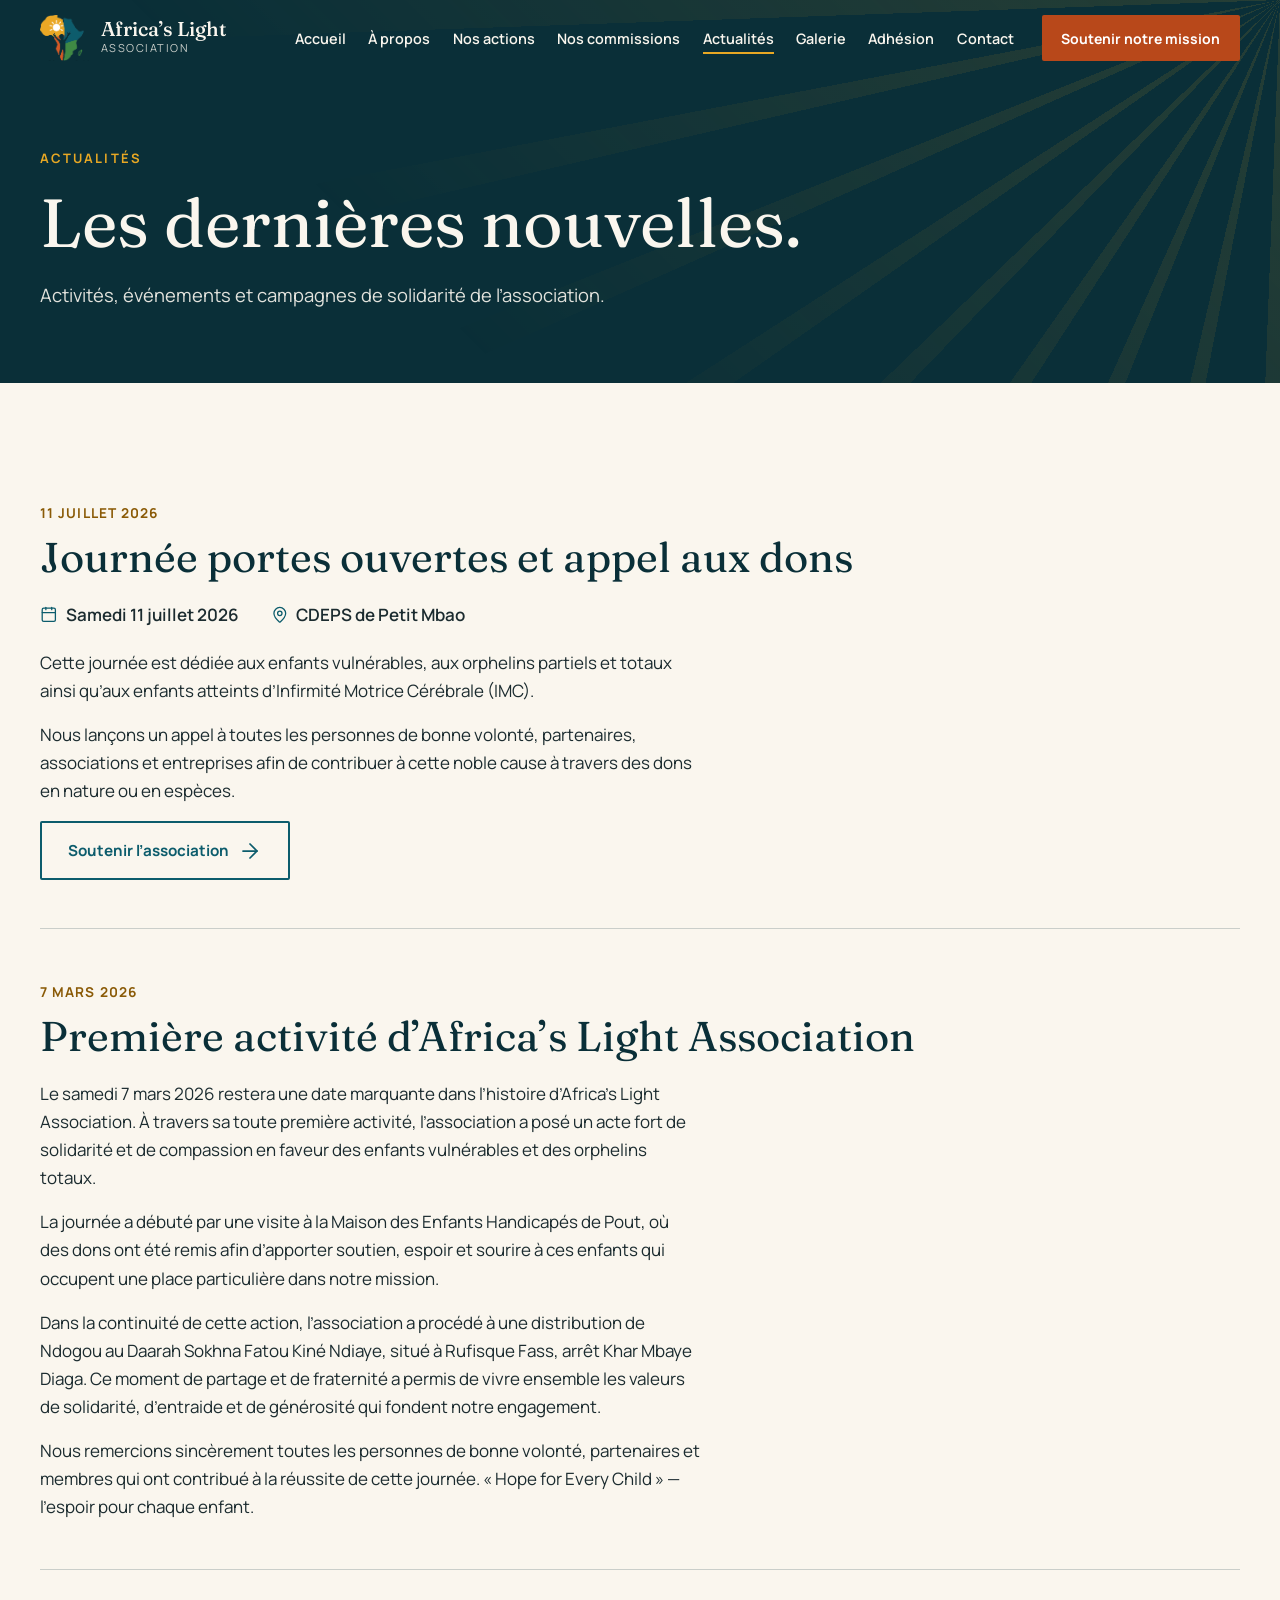
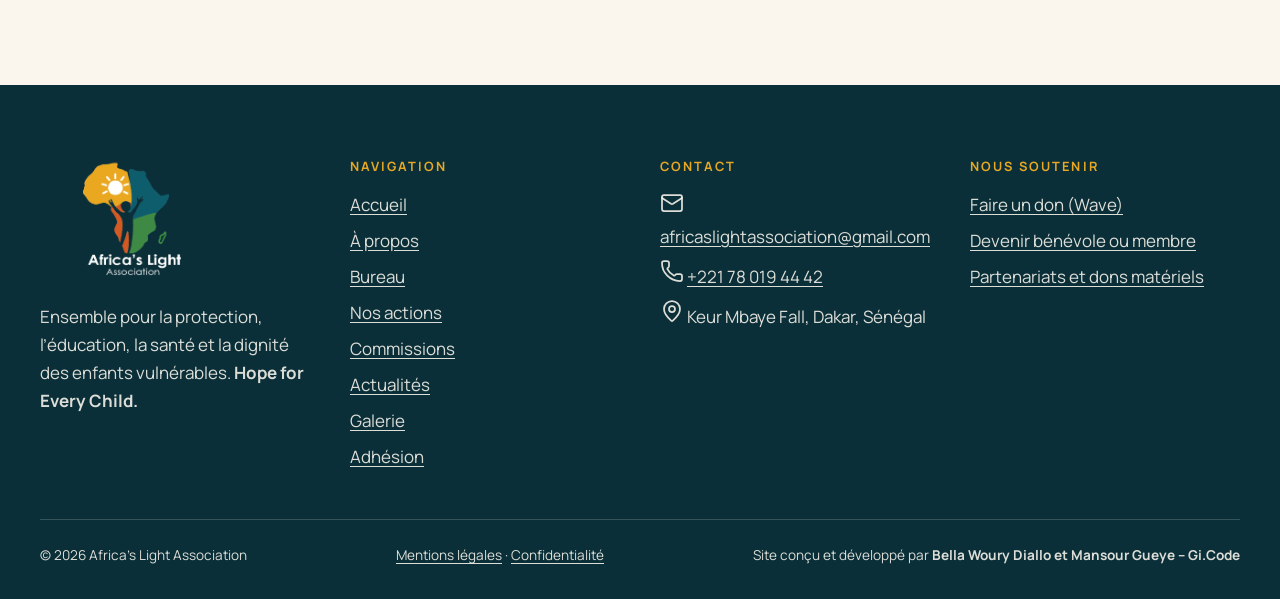
<file: actualites.html>
<!doctype html>
<html lang="fr">
  <head>
    <meta charset="UTF-8" />
    <meta name="viewport" content="width=device-width, initial-scale=1" />
    <title>Actualités — Africa’s Light Association</title>
    <meta
      name="description"
      content="Les actualités d’Africa’s Light Association : événements, activités et appels à la solidarité."
    />
    <meta name="theme-color" content="#0A2F38" />
    <link
      rel="canonical"
      href="https://site-de-l-association-africa-s-light.onrender.com/actualites.html"
    />
    <meta property="og:type" content="website" />
    <meta property="og:locale" content="fr_FR" />
    <meta
      property="og:title"
      content="Actualités — Africa’s Light Association"
    />
    <meta
      property="og:description"
      content="Les actualités d’Africa’s Light Association : événements, activités et appels à la solidarité."
    />
    <meta
      property="og:image"
      content="https://site-de-l-association-africa-s-light.onrender.com/assets/img/logo.png"
    />
    <link rel="icon" type="image/png" href="assets/img/logo-mark.png" />
    <link
      rel="preload"
      href="assets/fonts/fraunces-latin-wght-normal.woff2"
      as="font"
      type="font/woff2"
      crossorigin
    />
    <link
      rel="preload"
      href="assets/fonts/manrope-latin-wght-normal.woff2"
      as="font"
      type="font/woff2"
      crossorigin
    />
    <link rel="stylesheet" href="css/theme.css" />
    <link rel="stylesheet" href="css/pages.css" />
  </head>
  <body>
    <a class="skip" href="#contenu">Aller au contenu</a>
    <div class="progress" aria-hidden="true"></div>
    <header class="site-header">
      <div class="container">
        <a
          class="brand"
          href="index.html"
          aria-label="Africa’s Light Association — accueil"
          ><img
            src="assets/img/logo-mark.png"
            width="48"
            height="46"
            alt=""
          /><span><b>Africa’s Light</b><small>Association</small></span></a
        >
        <button
          class="menu-btn"
          aria-expanded="false"
          aria-controls="nav"
          aria-label="Ouvrir le menu"
        >
          <svg class="icon i-open" aria-hidden="true">
            <use href="assets/icons.svg#i-menu" /></svg
          ><svg class="icon i-close" aria-hidden="true">
            <use href="assets/icons.svg#i-x" />
          </svg>
        </button>
        <nav class="nav" id="nav" aria-label="Navigation principale">
          <ul>
            <li><a href="index.html">Accueil</a></li>
            <li><a href="apropos.html">À propos</a></li>
            <li><a href="projets.html">Nos actions</a></li>
            <li><a href="commissions.html">Nos commissions</a></li>
            <li>
              <a href="actualites.html" aria-current="page">Actualités</a>
            </li>
            <li><a href="galerie.html">Galerie</a></li>
            <li><a href="adhesion.html">Adhésion</a></li>
            <li><a href="contact.html">Contact</a></li>
          </ul>
          <a class="btn btn-don" href="soutenir.html">Soutenir notre mission</a>
        </nav>
      </div>
    </header>
    <main id="contenu">
      <section class="page-head">
        <div class="container">
          <span class="eyebrow">Actualités</span>
          <h1>Les dernières nouvelles.</h1>
          <p>
            Activités, événements et campagnes de solidarité de l’association.
          </p>
        </div>
      </section>
      <section class="section">
        <div class="container">
          <article class="article" id="journee-portes-ouvertes">
            <time datetime="2026-07-11">11 juillet 2026</time>
            <h2>Journée portes ouvertes et appel aux dons</h2>
            <div class="facts">
              <span
                ><svg class="icon" aria-hidden="true">
                  <use href="assets/icons.svg#i-calendar" /></svg
                >Samedi 11 juillet 2026</span
              ><span
                ><svg class="icon" aria-hidden="true">
                  <use href="assets/icons.svg#i-map-pin" /></svg
                >CDEPS de Petit Mbao</span
              >
            </div>
            <div class="prose">
              <p>
                Cette journée est dédiée aux enfants vulnérables, aux orphelins
                partiels et totaux ainsi qu’aux enfants atteints d’Infirmité
                Motrice Cérébrale (IMC).
              </p>
              <p>
                Nous lançons un appel à toutes les personnes de bonne volonté,
                partenaires, associations et entreprises afin de contribuer à
                cette noble cause à travers des dons en nature ou en espèces.
              </p>
              <p>
                <a class="btn btn-line" href="soutenir.html"
                  >Soutenir l’association
                  <svg class="icon" aria-hidden="true">
                    <use href="assets/icons.svg#i-arrow-right" /></svg
                ></a>
              </p>
            </div>
          </article>
          <article class="article" id="activite-2026">
            <time datetime="2026-03-07">7 mars 2026</time>
            <h2>Première activité d’Africa’s Light Association</h2>
            <div class="prose">
              <p>
                Le samedi 7 mars 2026 restera une date marquante dans l’histoire
                d’Africa’s Light Association. À travers sa toute première
                activité, l’association a posé un acte fort de solidarité et de
                compassion en faveur des enfants vulnérables et des orphelins
                totaux.
              </p>
              <p>
                La journée a débuté par une visite à la Maison des Enfants
                Handicapés de Pout, où des dons ont été remis afin d’apporter
                soutien, espoir et sourire à ces enfants qui occupent une place
                particulière dans notre mission.
              </p>
              <p>
                Dans la continuité de cette action, l’association a procédé à
                une distribution de Ndogou au Daarah Sokhna Fatou Kiné Ndiaye,
                situé à Rufisque Fass, arrêt Khar Mbaye Diaga. Ce moment de
                partage et de fraternité a permis de vivre ensemble les valeurs
                de solidarité, d’entraide et de générosité qui fondent notre
                engagement.
              </p>
              <p>
                Nous remercions sincèrement toutes les personnes de bonne
                volonté, partenaires et membres qui ont contribué à la réussite
                de cette journée. « Hope for Every Child » — l’espoir pour
                chaque enfant.
              </p>
            </div>
          </article>
        </div>
      </section>
    </main>
    <footer class="site-footer">
      <div class="container">
        <div class="foot">
          <div>
            <img
              src="assets/img/logo-light.png"
              width="113"
              height="130"
              alt="Africa’s Light Association"
              loading="lazy"
            />
            <p>
              Ensemble pour la protection, l’éducation, la santé et la dignité
              des enfants vulnérables. <strong>Hope for Every Child.</strong>
            </p>
          </div>
          <nav aria-label="Navigation du pied de page">
            <h3>Navigation</h3>
            <ul>
              <li><a href="index.html">Accueil</a></li>
              <li><a href="apropos.html">À propos</a></li>
              <li><a href="bureau.html">Bureau</a></li>
              <li><a href="projets.html">Nos actions</a></li>
              <li><a href="commissions.html">Commissions</a></li>
              <li><a href="actualites.html">Actualités</a></li>
              <li><a href="galerie.html">Galerie</a></li>
              <li><a href="adhesion.html">Adhésion</a></li>
            </ul>
          </nav>
          <!-- À VALIDER PAR L’ASSOCIATION : e-mail et téléphone officiels -->
          <div>
            <h3>Contact</h3>
            <ul>
              <li>
                <svg class="icon" aria-hidden="true">
                  <use href="assets/icons.svg#i-mail" />
                </svg>
                <a href="mailto:africaslightassociation@gmail.com"
                  >africaslightassociation@gmail.com</a
                >
              </li>
              <li>
                <svg class="icon" aria-hidden="true">
                  <use href="assets/icons.svg#i-phone" />
                </svg>
                <a href="tel:+221780194442">+221 78 019 44 42</a>
              </li>
              <li>
                <svg class="icon" aria-hidden="true">
                  <use href="assets/icons.svg#i-map-pin" />
                </svg>
                Keur Mbaye Fall, Dakar, Sénégal
              </li>
            </ul>
          </div>
          <div>
            <h3>Nous soutenir</h3>
            <ul>
              <li><a href="soutenir.html">Faire un don (Wave)</a></li>
              <li><a href="adhesion.html">Devenir bénévole ou membre</a></li>
              <li><a href="contact.html">Partenariats et dons matériels</a></li>
            </ul>
          </div>
        </div>
        <div class="legal">
          <span>© 2026 Africa’s Light Association</span
          ><span
            ><a href="mentions-legales.html">Mentions légales</a> ·
            <a href="mentions-legales.html#confidentialite"
              >Confidentialité</a
            ></span
          ><span
            >Site conçu et développé par
            <strong>Bella Woury Diallo et Mansour Gueye – Gi.Code</strong></span
          >
        </div>
      </div>
    </footer>
    <script src="js/main.js" defer></script>
    <script src="js/pages.js" defer></script>
  </body>
</html>
</file>
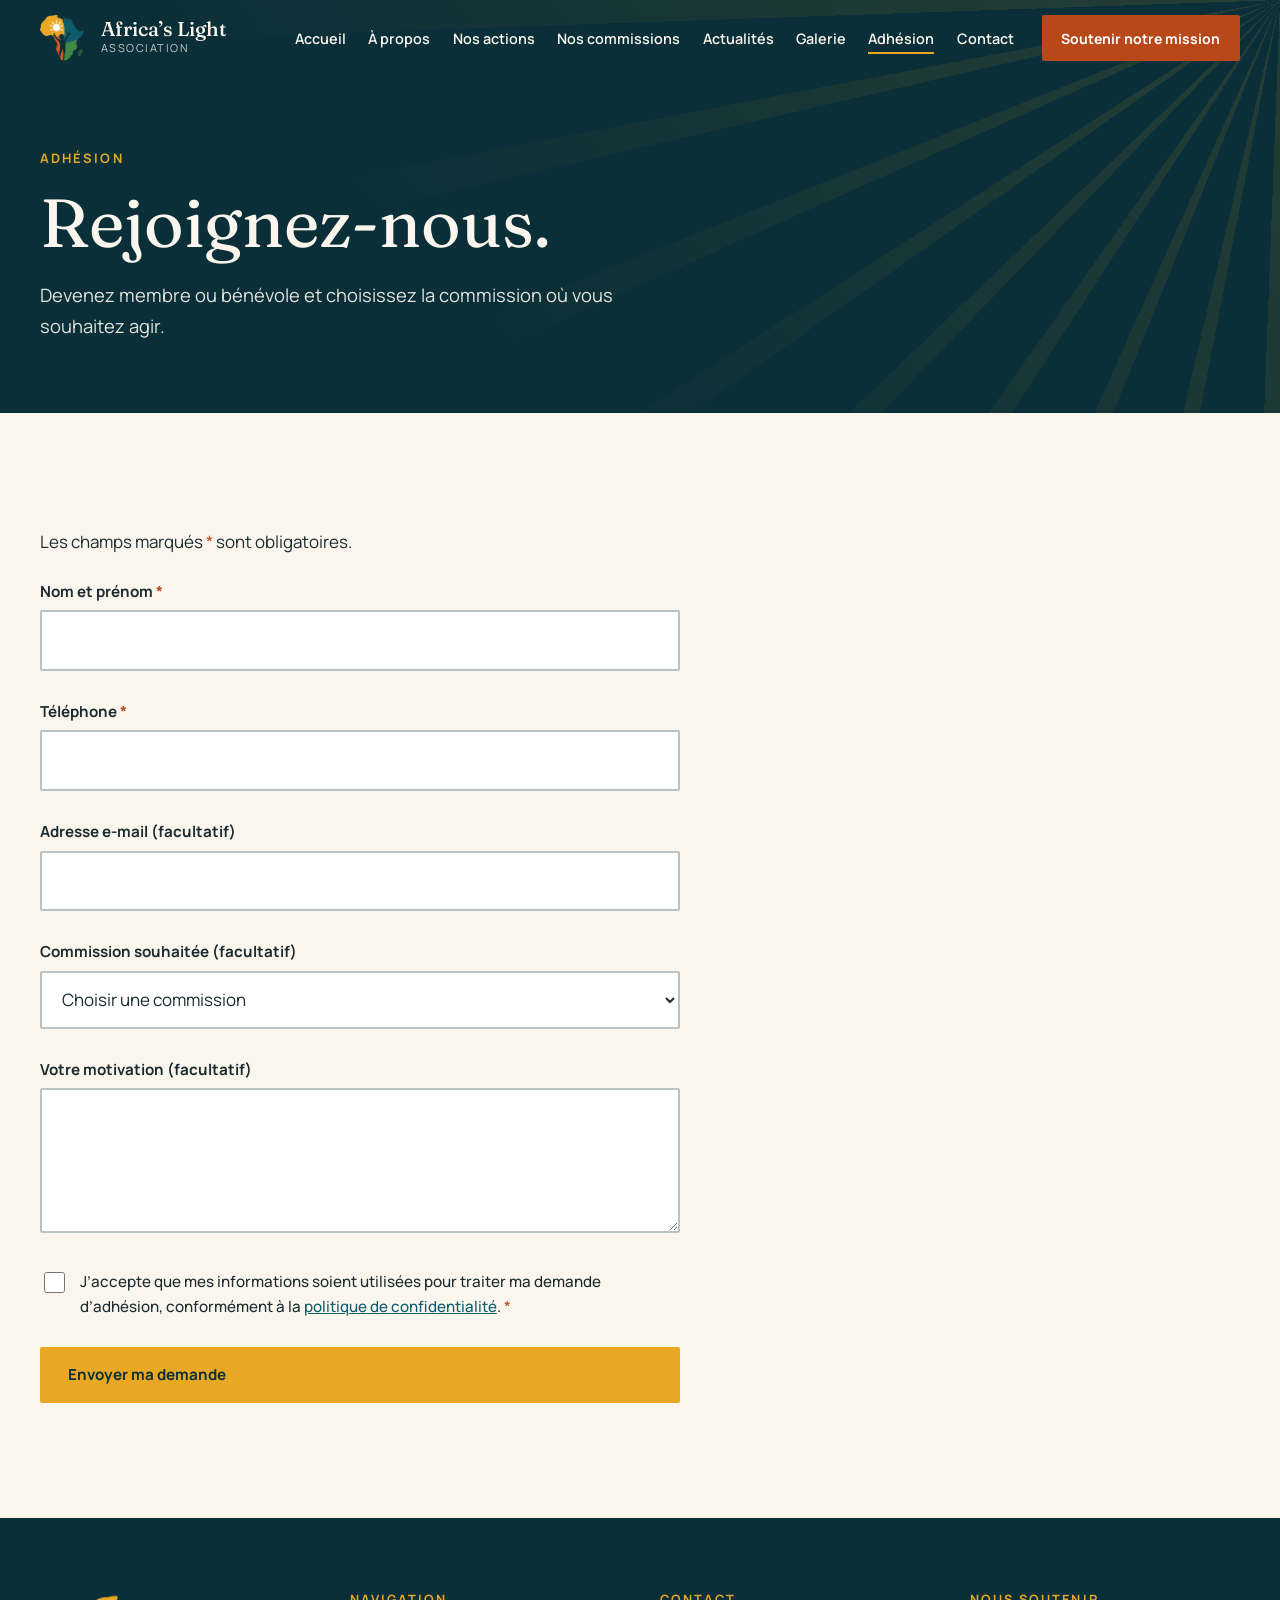
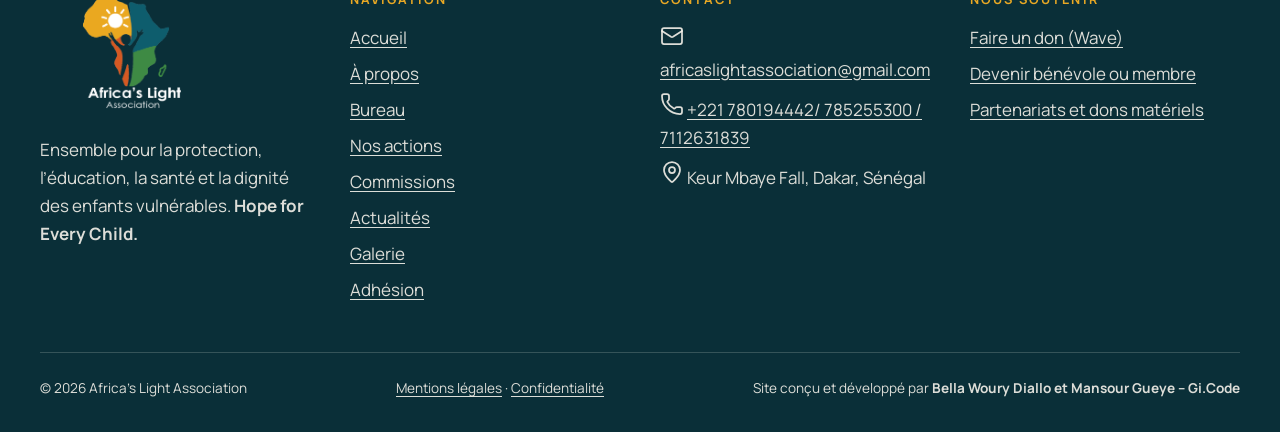
<file: adhesion.html>
<!doctype html>
<html lang="fr">
  <head>
    <meta charset="UTF-8" />
    <meta name="viewport" content="width=device-width, initial-scale=1" />
    <title>Adhésion — Africa’s Light Association</title>
    <meta
      name="description"
      content="Rejoignez Africa’s Light Association : formulaire d’adhésion et choix de votre commission."
    />
    <meta name="theme-color" content="#0A2F38" />
    <link
      rel="canonical"
      href="https://site-de-l-association-africa-s-light.onrender.com/adhesion.html"
    />
    <meta property="og:type" content="website" />
    <meta property="og:locale" content="fr_FR" />
    <meta property="og:title" content="Adhésion — Africa’s Light Association" />
    <meta
      property="og:description"
      content="Rejoignez Africa’s Light Association : formulaire d’adhésion et choix de votre commission."
    />
    <meta
      property="og:image"
      content="https://site-de-l-association-africa-s-light.onrender.com/assets/img/logo.png"
    />
    <link rel="icon" type="image/png" href="assets/img/logo-mark.png" />
    <link
      rel="preload"
      href="assets/fonts/fraunces-latin-wght-normal.woff2"
      as="font"
      type="font/woff2"
      crossorigin
    />
    <link
      rel="preload"
      href="assets/fonts/manrope-latin-wght-normal.woff2"
      as="font"
      type="font/woff2"
      crossorigin
    />
    <link rel="stylesheet" href="css/theme.css" />
    <link rel="stylesheet" href="css/pages.css" />
  </head>
  <body>
    <a class="skip" href="#contenu">Aller au contenu</a>
    <div class="progress" aria-hidden="true"></div>
    <header class="site-header">
      <div class="container">
        <a
          class="brand"
          href="index.html"
          aria-label="Africa’s Light Association — accueil"
          ><img
            src="assets/img/logo-mark.png"
            width="48"
            height="46"
            alt=""
          /><span><b>Africa’s Light</b><small>Association</small></span></a
        >
        <button
          class="menu-btn"
          aria-expanded="false"
          aria-controls="nav"
          aria-label="Ouvrir le menu"
        >
          <svg class="icon i-open" aria-hidden="true">
            <use href="assets/icons.svg#i-menu" /></svg
          ><svg class="icon i-close" aria-hidden="true">
            <use href="assets/icons.svg#i-x" />
          </svg>
        </button>
        <nav class="nav" id="nav" aria-label="Navigation principale">
          <ul>
            <li><a href="index.html">Accueil</a></li>
            <li><a href="apropos.html">À propos</a></li>
            <li><a href="projets.html">Nos actions</a></li>
            <li><a href="commissions.html">Nos commissions</a></li>
            <li><a href="actualites.html">Actualités</a></li>
            <li><a href="galerie.html">Galerie</a></li>
            <li><a href="adhesion.html" aria-current="page">Adhésion</a></li>
            <li><a href="contact.html">Contact</a></li>
          </ul>
          <a class="btn btn-don" href="soutenir.html">Soutenir notre mission</a>
        </nav>
      </div>
    </header>
    <main id="contenu">
      <section class="page-head">
        <div class="container">
          <span class="eyebrow">Adhésion</span>
          <h1>Rejoignez-nous.</h1>
          <p>
            Devenez membre ou bénévole et choisissez la commission où vous
            souhaitez agir.
          </p>
        </div>
      </section>
      <section class="section">
        <div class="container">
          <form class="form" id="adhesion-form" novalidate>
            <p>
              Les champs marqués <span class="req">*</span> sont obligatoires.
            </p>
            <div class="field">
              <label for="nom"
                >Nom et prénom
                <span class="req" aria-hidden="true">*</span></label
              ><input
                id="nom"
                name="nom"
                type="text"
                autocomplete="name"
                required
                aria-describedby="err-nom"
              />
              <p class="err" id="err-nom" role="alert"></p>
            </div>
            <div class="field">
              <label for="telephone"
                >Téléphone <span class="req" aria-hidden="true">*</span></label
              ><input
                id="telephone"
                name="telephone"
                type="tel"
                autocomplete="tel"
                inputmode="tel"
                required
                aria-describedby="err-telephone"
              />
              <p class="err" id="err-telephone" role="alert"></p>
            </div>
            <div class="field">
              <label for="email">Adresse e-mail (facultatif)</label
              ><input
                id="email"
                name="email"
                type="email"
                autocomplete="email"
                aria-describedby="err-email"
              />
              <p class="err" id="err-email" role="alert"></p>
            </div>
            <div class="field">
              <label for="commission"
                >Commission souhaitée (facultatif)</label
              ><select
                id="commission"
                name="commission"
                aria-describedby="err-commission"
              >
                <option value="">Choisir une commission</option>
                <option value="Communication">Commission Communication</option>
                <option value="Organisation">Commission Organisation</option>
                <option value="Finances">Commission Finances</option>
                <option value="Mobilisation">Commission Mobilisation</option>
              </select>
              <p class="err" id="err-commission" role="alert"></p>
            </div>
            <div class="field">
              <label for="motivation">Votre motivation (facultatif)</label
              ><textarea
                id="motivation"
                name="motivation"
                rows="4"
                maxlength="800"
                aria-describedby="err-motivation"
              ></textarea>
              <p class="err" id="err-motivation" role="alert"></p>
            </div>
            <div class="hp" aria-hidden="true">
              <label for="website">Ne pas remplir</label
              ><input
                id="website"
                name="website"
                type="text"
                tabindex="-1"
                autocomplete="off"
              />
            </div>
            <div class="field">
              <div class="check">
                <input
                  id="consent"
                  name="consent"
                  type="checkbox"
                  required
                  aria-describedby="err-consent"
                /><label for="consent" style="font-weight: 500; margin: 0"
                  >J’accepte que mes informations soient utilisées pour traiter
                  ma demande d’adhésion, conformément à la
                  <a href="mentions-legales.html#confidentialite"
                    >politique de confidentialité</a
                  >. <span class="req" aria-hidden="true">*</span></label
                >
              </div>
              <p class="err" id="err-consent" role="alert"></p>
            </div>
            <button class="btn btn-primary" type="submit">
              Envoyer ma demande
            </button>
            <div
              id="form-status"
              class="status"
              role="status"
              tabindex="-1"
              hidden
            ></div>
          </form>
        </div>
      </section>
    </main>
    <footer class="site-footer">
      <div class="container">
        <div class="foot">
          <div>
            <img
              src="assets/img/logo-light.png"
              width="113"
              height="130"
              alt="Africa’s Light Association"
              loading="lazy"
            />
            <p>
              Ensemble pour la protection, l’éducation, la santé et la dignité
              des enfants vulnérables. <strong>Hope for Every Child.</strong>
            </p>
          </div>
          <nav aria-label="Navigation du pied de page">
            <h3>Navigation</h3>
            <ul>
              <li><a href="index.html">Accueil</a></li>
              <li><a href="apropos.html">À propos</a></li>
              <li><a href="bureau.html">Bureau</a></li>
              <li><a href="projets.html">Nos actions</a></li>
              <li><a href="commissions.html">Commissions</a></li>
              <li><a href="actualites.html">Actualités</a></li>
              <li><a href="galerie.html">Galerie</a></li>
              <li><a href="adhesion.html">Adhésion</a></li>
            </ul>
          </nav>
          <!-- À VALIDER PAR L’ASSOCIATION : e-mail et téléphone officiels -->
          <div>
            <h3>Contact</h3>
            <ul>
              <li>
                <svg class="icon" aria-hidden="true">
                  <use href="assets/icons.svg#i-mail" />
                </svg>
                <a href="mailto:africaslightassociation@gmail.com"
                  >africaslightassociation@gmail.com</a
                >
              </li>
              <li>
                <svg class="icon" aria-hidden="true">
                  <use href="assets/icons.svg#i-phone" />
                </svg>
                <a href="tel:+221780194442">+221  780194442/ 785255300 / 7112631839</a>
              </li>
              <li>
                <svg class="icon" aria-hidden="true">
                  <use href="assets/icons.svg#i-map-pin" />
                </svg>
                Keur Mbaye Fall, Dakar, Sénégal
              </li>
            </ul>
          </div>
          <div>
            <h3>Nous soutenir</h3>
            <ul>
              <li><a href="soutenir.html">Faire un don (Wave)</a></li>
              <li><a href="adhesion.html">Devenir bénévole ou membre</a></li>
              <li><a href="contact.html">Partenariats et dons matériels</a></li>
            </ul>
          </div>
        </div>
        <div class="legal">
          <span>© 2026 Africa’s Light Association</span
          ><span
            ><a href="mentions-legales.html">Mentions légales</a> ·
            <a href="mentions-legales.html#confidentialite"
              >Confidentialité</a
            ></span
          ><span
            >Site conçu et développé par
            <strong>Bella Woury Diallo et Mansour Gueye – Gi.Code</strong></span
          >
        </div>
      </div>
    </footer>
    <script src="js/main.js" defer></script>
    <script src="js/config.js" defer></script>
    <script src="js/adhesion.js" defer></script>
    <script src="js/pages.js" defer></script>
  </body>
</html>
</file>
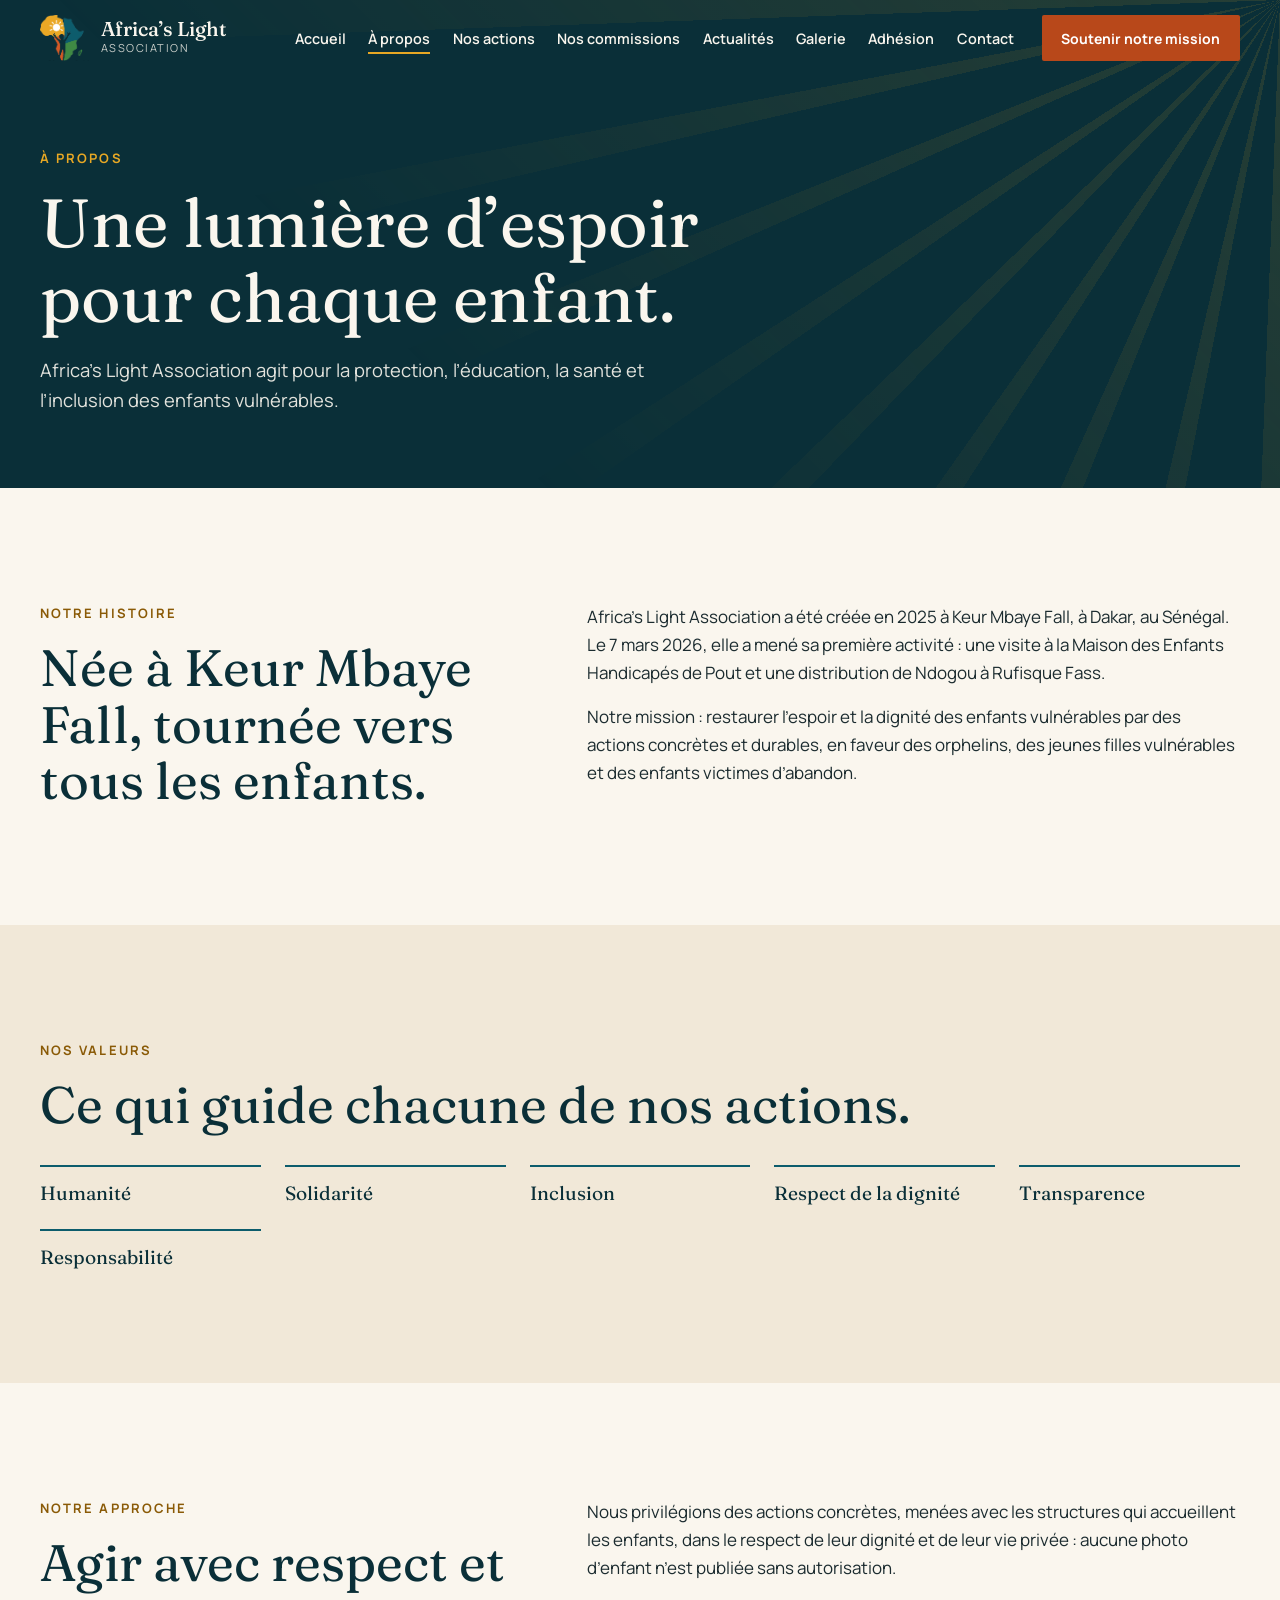
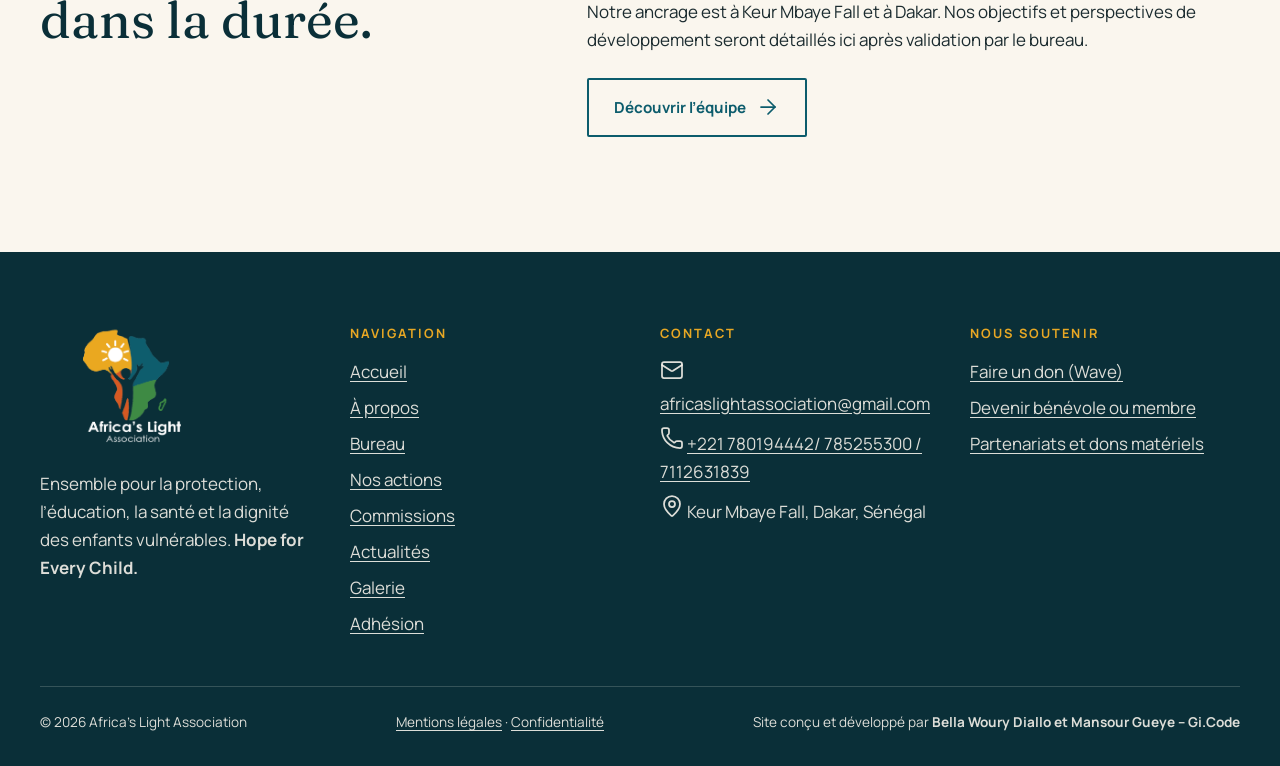
<file: apropos.html>
<!doctype html>
<html lang="fr">
  <head>
    <meta charset="UTF-8" />
    <meta name="viewport" content="width=device-width, initial-scale=1" />
    <title>À propos — Africa’s Light Association</title>
    <meta
      name="description"
      content="Histoire, mission et valeurs d’Africa’s Light Association, créée en 2025 à Keur Mbaye Fall (Dakar) pour les enfants vulnérables."
    />
    <meta name="theme-color" content="#0A2F38" />
    <link
      rel="canonical"
      href="https://site-de-l-association-africa-s-light.onrender.com/apropos.html"
    />
    <meta property="og:type" content="website" />
    <meta property="og:locale" content="fr_FR" />
    <meta property="og:title" content="À propos — Africa’s Light Association" />
    <meta
      property="og:description"
      content="Histoire, mission et valeurs d’Africa’s Light Association, créée en 2025 à Keur Mbaye Fall (Dakar) pour les enfants vulnérables."
    />
    <meta
      property="og:image"
      content="https://site-de-l-association-africa-s-light.onrender.com/assets/img/logo.png"
    />
    <link rel="icon" type="image/png" href="assets/img/logo-mark.png" />
    <link
      rel="preload"
      href="assets/fonts/fraunces-latin-wght-normal.woff2"
      as="font"
      type="font/woff2"
      crossorigin
    />
    <link
      rel="preload"
      href="assets/fonts/manrope-latin-wght-normal.woff2"
      as="font"
      type="font/woff2"
      crossorigin
    />
    <link rel="stylesheet" href="css/theme.css" />
    <link rel="stylesheet" href="css/pages.css" />
  </head>
  <body>
    <a class="skip" href="#contenu">Aller au contenu</a>
    <div class="progress" aria-hidden="true"></div>
    <header class="site-header">
      <div class="container">
        <a
          class="brand"
          href="index.html"
          aria-label="Africa’s Light Association — accueil"
          ><img
            src="assets/img/logo-mark.png"
            width="48"
            height="46"
            alt=""
          /><span><b>Africa’s Light</b><small>Association</small></span></a
        >
        <button
          class="menu-btn"
          aria-expanded="false"
          aria-controls="nav"
          aria-label="Ouvrir le menu"
        >
          <svg class="icon i-open" aria-hidden="true">
            <use href="assets/icons.svg#i-menu" /></svg
          ><svg class="icon i-close" aria-hidden="true">
            <use href="assets/icons.svg#i-x" />
          </svg>
        </button>
        <nav class="nav" id="nav" aria-label="Navigation principale">
          <ul>
            <li><a href="index.html">Accueil</a></li>
            <li><a href="apropos.html" aria-current="page">À propos</a></li>
            <li><a href="projets.html">Nos actions</a></li>
            <li><a href="commissions.html">Nos commissions</a></li>
            <li><a href="actualites.html">Actualités</a></li>
            <li><a href="galerie.html">Galerie</a></li>
            <li><a href="adhesion.html">Adhésion</a></li>
            <li><a href="contact.html">Contact</a></li>
          </ul>
          <a class="btn btn-don" href="soutenir.html">Soutenir notre mission</a>
        </nav>
      </div>
    </header>
    <main id="contenu">
      <section class="page-head">
        <div class="container">
          <span class="eyebrow">À propos</span>
          <h1>Une lumière d’espoir pour chaque enfant.</h1>
          <p>
            Africa’s Light Association agit pour la protection, l’éducation, la
            santé et l’inclusion des enfants vulnérables.
          </p>
        </div>
      </section>
      <section class="section">
        <div class="container">
          <div class="two">
            <div class="reveal">
              <span class="eyebrow">Notre histoire</span>
              <h2>Née à Keur Mbaye Fall, tournée vers tous les enfants.</h2>
            </div>
            <div class="prose reveal">
              <p>
                Africa’s Light Association a été créée en 2025 à Keur Mbaye
                Fall, à Dakar, au Sénégal. Le 7 mars 2026, elle a mené sa
                première activité : une visite à la Maison des Enfants
                Handicapés de Pout et une distribution de Ndogou à Rufisque
                Fass.
              </p>
              <p>
                Notre mission : restaurer l’espoir et la dignité des enfants
                vulnérables par des actions concrètes et durables, en faveur des
                orphelins, des jeunes filles vulnérables et des enfants victimes
                d’abandon.
              </p>
            </div>
          </div>
        </div>
      </section>
      <section class="section" style="background: var(--sable)">
        <div class="container">
          <span class="eyebrow">Nos valeurs</span>
          <h2 class="reveal">Ce qui guide chacune de nos actions.</h2>
          <div class="values">
            <div class="reveal"><h3>Humanité</h3></div>
            <div class="reveal"><h3>Solidarité</h3></div>
            <div class="reveal"><h3>Inclusion</h3></div>
            <div class="reveal"><h3>Respect de la dignité</h3></div>
            <div class="reveal"><h3>Transparence</h3></div>
            <div class="reveal"><h3>Responsabilité</h3></div>
          </div>
        </div>
      </section>
      <section class="section">
        <div class="container">
          <div class="two">
            <div class="reveal">
              <span class="eyebrow">Notre approche</span>
              <h2>Agir avec respect et dans la durée.</h2>
            </div>
            <div class="prose reveal">
              <p>
                Nous privilégions des actions concrètes, menées avec les
                structures qui accueillent les enfants, dans le respect de leur
                dignité et de leur vie privée : aucune photo d’enfant n’est
                publiée sans autorisation.
              </p>
              <p>
                Notre ancrage est à Keur Mbaye Fall et à Dakar. Nos objectifs et
                perspectives de développement seront détaillés ici après
                validation par le bureau.
              </p>
              <p style="margin-top: 1.5rem">
                <a class="btn btn-line" href="bureau.html"
                  >Découvrir l’équipe
                  <svg class="icon" aria-hidden="true">
                    <use href="assets/icons.svg#i-arrow-right" /></svg
                ></a>
              </p>
            </div>
          </div>
        </div>
      </section>
    </main>
    <footer class="site-footer">
      <div class="container">
        <div class="foot">
          <div>
            <img
              src="assets/img/logo-light.png"
              width="113"
              height="130"
              alt="Africa’s Light Association"
              loading="lazy"
            />
            <p>
              Ensemble pour la protection, l’éducation, la santé et la dignité
              des enfants vulnérables. <strong>Hope for Every Child.</strong>
            </p>
          </div>
          <nav aria-label="Navigation du pied de page">
            <h3>Navigation</h3>
            <ul>
              <li><a href="index.html">Accueil</a></li>
              <li><a href="apropos.html">À propos</a></li>
              <li><a href="bureau.html">Bureau</a></li>
              <li><a href="projets.html">Nos actions</a></li>
              <li><a href="commissions.html">Commissions</a></li>
              <li><a href="actualites.html">Actualités</a></li>
              <li><a href="galerie.html">Galerie</a></li>
              <li><a href="adhesion.html">Adhésion</a></li>
            </ul>
          </nav>
          <!-- À VALIDER PAR L’ASSOCIATION : e-mail et téléphone officiels -->
          <div>
            <h3>Contact</h3>
            <ul>
              <li>
                <svg class="icon" aria-hidden="true">
                  <use href="assets/icons.svg#i-mail" />
                </svg>
                <a href="mailto:africaslightassociation@gmail.com"
                  >africaslightassociation@gmail.com</a
                >
              </li>
              <li>
                <svg class="icon" aria-hidden="true">
                  <use href="assets/icons.svg#i-phone" />
                </svg>
                <a href="tel:+221780194442">+221 780194442/ 785255300 / 7112631839</a>
              </li>
              <li>
                <svg class="icon" aria-hidden="true">
                  <use href="assets/icons.svg#i-map-pin" />
                </svg>
                Keur Mbaye Fall, Dakar, Sénégal
              </li>
            </ul>
          </div>
          <div>
            <h3>Nous soutenir</h3>
            <ul>
              <li><a href="soutenir.html">Faire un don (Wave)</a></li>
              <li><a href="adhesion.html">Devenir bénévole ou membre</a></li>
              <li><a href="contact.html">Partenariats et dons matériels</a></li>
            </ul>
          </div>
        </div>
        <div class="legal">
          <span>© 2026 Africa’s Light Association</span
          ><span
            ><a href="mentions-legales.html">Mentions légales</a> ·
            <a href="mentions-legales.html#confidentialite"
              >Confidentialité</a
            ></span
          ><span
            >Site conçu et développé par
            <strong>Bella Woury Diallo et Mansour Gueye – Gi.Code</strong></span
          >
        </div>
      </div>
    </footer>
    <script src="js/main.js" defer></script>
    <script src="js/pages.js" defer></script>
  </body>
</html>
</file>
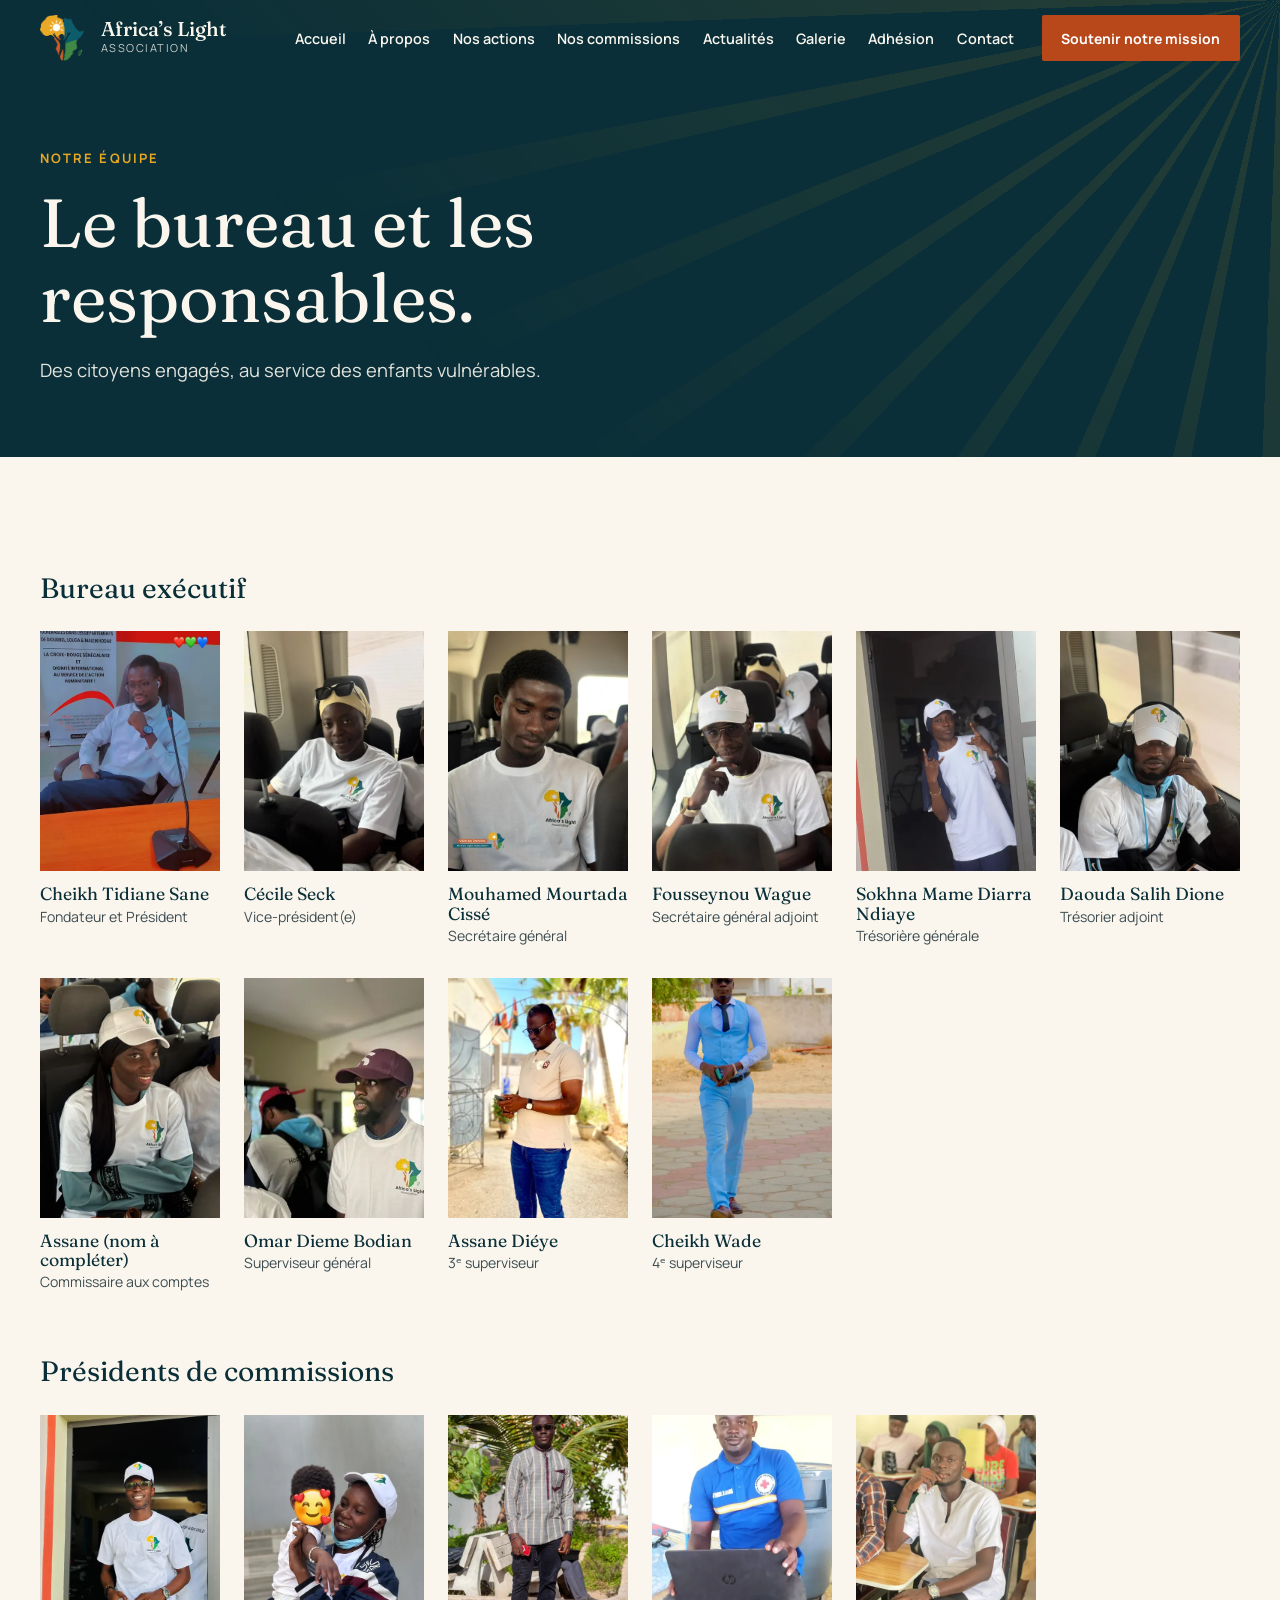
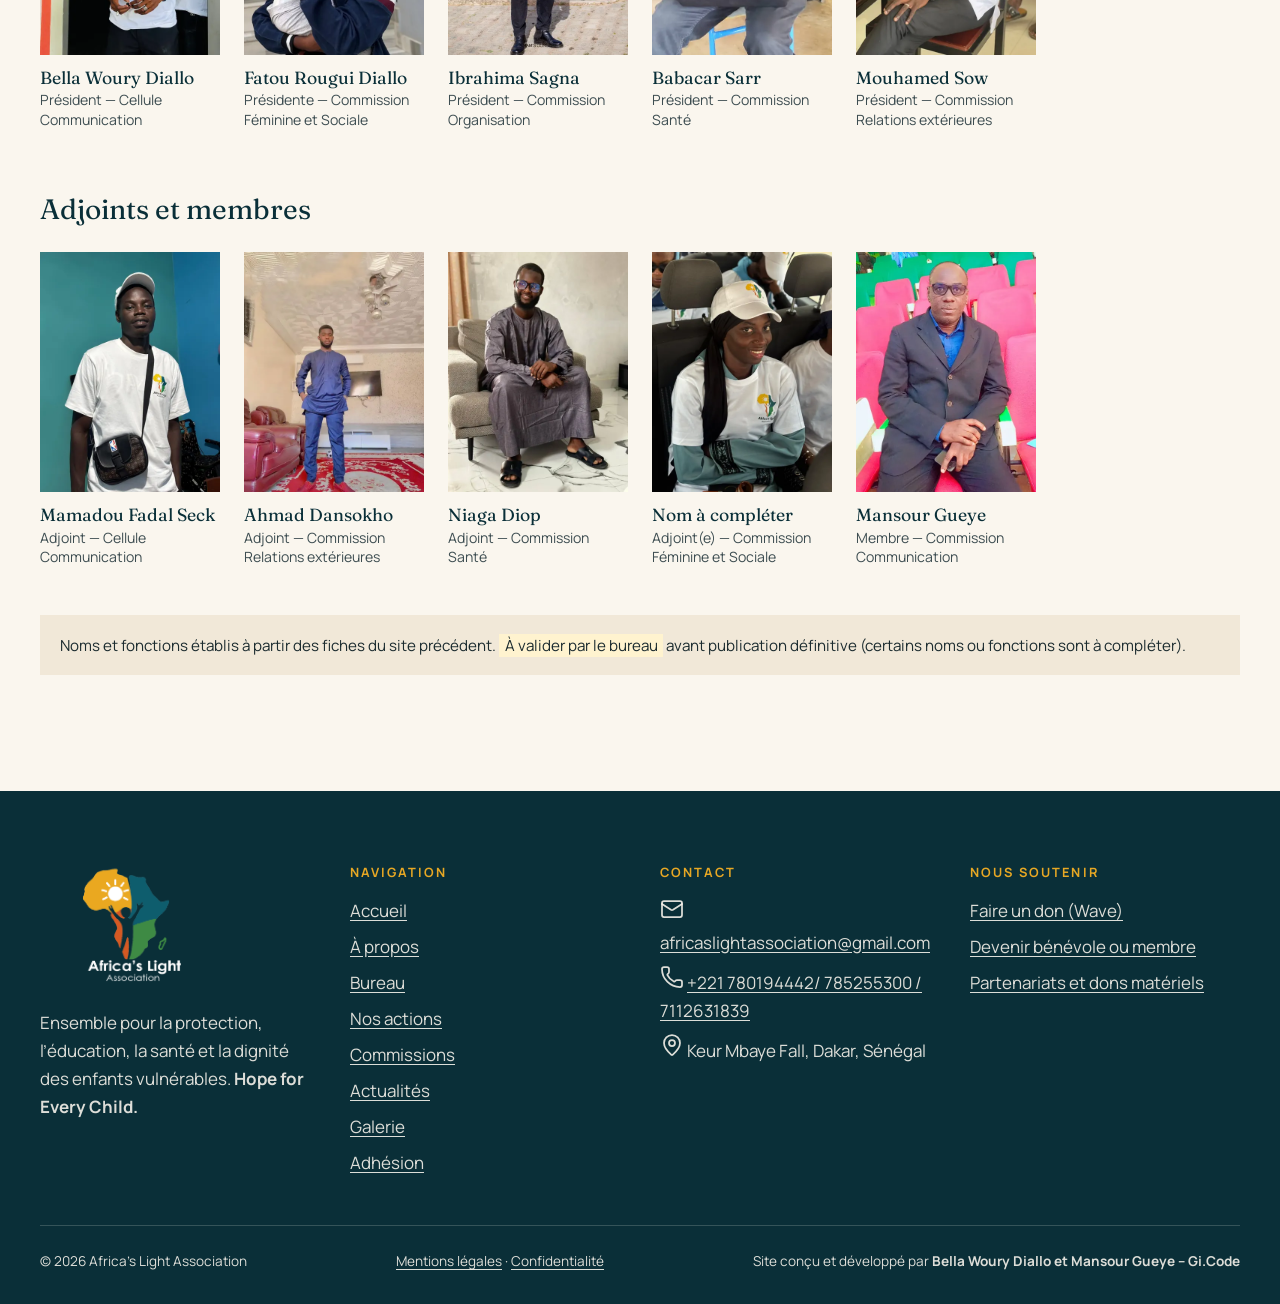
<file: bureau.html>
<!doctype html>
<html lang="fr">
  <head>
    <meta charset="UTF-8" />
    <meta name="viewport" content="width=device-width, initial-scale=1" />
    <title>Bureau — Africa’s Light Association</title>
    <meta
      name="description"
      content="Le bureau exécutif et les responsables de commissions d’Africa’s Light Association."
    />
    <meta name="theme-color" content="#0A2F38" />
    <link
      rel="canonical"
      href="https://site-de-l-association-africa-s-light.onrender.com/bureau.html"
    />
    <meta property="og:type" content="website" />
    <meta property="og:locale" content="fr_FR" />
    <meta property="og:title" content="Bureau — Africa’s Light Association" />
    <meta
      property="og:description"
      content="Le bureau exécutif et les responsables de commissions d’Africa’s Light Association."
    />
    <meta
      property="og:image"
      content="https://site-de-l-association-africa-s-light.onrender.com/assets/img/logo.png"
    />
    <link rel="icon" type="image/png" href="assets/img/logo-mark.png" />
    <link
      rel="preload"
      href="assets/fonts/fraunces-latin-wght-normal.woff2"
      as="font"
      type="font/woff2"
      crossorigin
    />
    <link
      rel="preload"
      href="assets/fonts/manrope-latin-wght-normal.woff2"
      as="font"
      type="font/woff2"
      crossorigin
    />
    <link rel="stylesheet" href="css/theme.css" />
    <link rel="stylesheet" href="css/pages.css" />
  </head>
  <body>
    <a class="skip" href="#contenu">Aller au contenu</a>
    <div class="progress" aria-hidden="true"></div>
    <header class="site-header">
      <div class="container">
        <a
          class="brand"
          href="index.html"
          aria-label="Africa’s Light Association — accueil"
          ><img
            src="assets/img/logo-mark.png"
            width="48"
            height="46"
            alt=""
          /><span><b>Africa’s Light</b><small>Association</small></span></a
        >
        <button
          class="menu-btn"
          aria-expanded="false"
          aria-controls="nav"
          aria-label="Ouvrir le menu"
        >
          <svg class="icon i-open" aria-hidden="true">
            <use href="assets/icons.svg#i-menu" /></svg
          ><svg class="icon i-close" aria-hidden="true">
            <use href="assets/icons.svg#i-x" />
          </svg>
        </button>
        <nav class="nav" id="nav" aria-label="Navigation principale">
          <ul>
            <li><a href="index.html">Accueil</a></li>
            <li><a href="apropos.html">À propos</a></li>
            <li><a href="projets.html">Nos actions</a></li>
            <li><a href="commissions.html">Nos commissions</a></li>
            <li><a href="actualites.html">Actualités</a></li>
            <li><a href="galerie.html">Galerie</a></li>
            <li><a href="adhesion.html">Adhésion</a></li>
            <li><a href="contact.html">Contact</a></li>
          </ul>
          <a class="btn btn-don" href="soutenir.html">Soutenir notre mission</a>
        </nav>
      </div>
    </header>
    <main id="contenu">
      <section class="page-head">
        <div class="container">
          <span class="eyebrow">Notre équipe</span>
          <h1>Le bureau et les responsables.</h1>
          <p>Des citoyens engagés, au service des enfants vulnérables.</p>
        </div>
      </section>
      <section class="section">
        <div class="container">
          <h2 class="people-title">Bureau exécutif</h2>
          <div class="people">
            <figure class="person" style="margin: 0">
              <img
                src="assets/media/members/cheikh-tidiane-sane.webp"
                width="480"
                height="640"
                loading="lazy"
                alt="Portrait de Cheikh Tidiane Sane"
              />
              <figcaption>
                <h3>Cheikh Tidiane Sane</h3>
                <p>Fondateur et Président</p>
              </figcaption>
            </figure>
            <figure class="person" style="margin: 0">
              <img
                src="assets/media/members/cecile-seck.webp"
                width="480"
                height="640"
                loading="lazy"
                alt="Portrait de Cécile Seck"
              />
              <figcaption>
                <h3>Cécile Seck</h3>
                <p>Vice-président(e)</p>
              </figcaption>
            </figure>
            <figure class="person" style="margin: 0">
              <img
                src="assets/media/members/mouhamed-mourtada-cisse.webp"
                width="480"
                height="640"
                loading="lazy"
                alt="Portrait de Mouhamed Mourtada Cissé"
              />
              <figcaption>
                <h3>Mouhamed Mourtada Cissé</h3>
                <p>Secrétaire général</p>
              </figcaption>
            </figure>
            <figure class="person" style="margin: 0">
              <img
                src="assets/media/members/fousseynou-wague.webp"
                width="480"
                height="640"
                loading="lazy"
                alt="Portrait de Fousseynou Wague"
              />
              <figcaption>
                <h3>Fousseynou Wague</h3>
                <p>Secrétaire général adjoint</p>
              </figcaption>
            </figure>
            <figure class="person" style="margin: 0">
              <img
                src="assets/media/members/sokhna-mame-diarra-ndiaye.webp"
                width="480"
                height="640"
                loading="lazy"
                alt="Portrait de Sokhna Mame Diarra Ndiaye"
              />
              <figcaption>
                <h3>Sokhna Mame Diarra Ndiaye</h3>
                <p>Trésorière générale</p>
              </figcaption>
            </figure>
            <figure class="person" style="margin: 0">
              <img
                src="assets/media/members/daouda-salih-dione.webp"
                width="480"
                height="640"
                loading="lazy"
                alt="Portrait de Daouda Salih Dione"
              />
              <figcaption>
                <h3>Daouda Salih Dione</h3>
                <p>Trésorier adjoint</p>
              </figcaption>
            </figure>
            <figure class="person" style="margin: 0">
              <img
                src="assets/media/members/adjoint-comm-feminine-sociale.webp"
                width="480"
                height="640"
                loading="lazy"
                alt="Portrait de Assane (nom à compléter)"
              />
              <figcaption>
                <h3>Assane (nom à compléter)</h3>
                <p>Commissaire aux comptes</p>
              </figcaption>
            </figure>
            <figure class="person" style="margin: 0">
              <img
                src="assets/media/members/omar-dieme-bodian.webp"
                width="480"
                height="640"
                loading="lazy"
                alt="Portrait de Omar Dieme Bodian"
              />
              <figcaption>
                <h3>Omar Dieme Bodian</h3>
                <p>Superviseur général</p>
              </figcaption>
            </figure>
            <figure class="person" style="margin: 0">
              <img
                src="assets/media/members/assane-dieye.webp"
                width="480"
                height="640"
                loading="lazy"
                alt="Portrait de Assane Diéye"
              />
              <figcaption>
                <h3>Assane Diéye</h3>
                <p>3ᵉ superviseur</p>
              </figcaption>
            </figure>
            <figure class="person" style="margin: 0">
              <img
                src="assets/media/members/cheikh-wade.webp"
                width="480"
                height="640"
                loading="lazy"
                alt="Portrait de Cheikh Wade"
              />
              <figcaption>
                <h3>Cheikh Wade</h3>
                <p>4ᵉ superviseur</p>
              </figcaption>
            </figure>
          </div>
          <h2 class="people-title">Présidents de commissions</h2>
          <div class="people">
            <figure class="person" style="margin: 0">
              <img
                src="assets/media/members/bella-woury-diallo.webp"
                width="480"
                height="640"
                loading="lazy"
                alt="Portrait de Bella Woury Diallo"
              />
              <figcaption>
                <h3>Bella Woury Diallo</h3>
                <p>Président — Cellule Communication</p>
              </figcaption>
            </figure>
            <figure class="person" style="margin: 0">
              <img
                src="assets/media/members/fatou-rougui-diallo.webp"
                width="480"
                height="640"
                loading="lazy"
                alt="Portrait de Fatou Rougui Diallo"
              />
              <figcaption>
                <h3>Fatou Rougui Diallo</h3>
                <p>Présidente — Commission Féminine et Sociale</p>
              </figcaption>
            </figure>
            <figure class="person" style="margin: 0">
              <img
                src="assets/media/members/ibrahima-sagna.webp"
                width="480"
                height="640"
                loading="lazy"
                alt="Portrait de Ibrahima Sagna"
              />
              <figcaption>
                <h3>Ibrahima Sagna</h3>
                <p>Président — Commission Organisation</p>
              </figcaption>
            </figure>
            <figure class="person" style="margin: 0">
              <img
                src="assets/media/members/babacar-sarr.webp"
                width="480"
                height="640"
                loading="lazy"
                alt="Portrait de Babacar Sarr"
              />
              <figcaption>
                <h3>Babacar Sarr</h3>
                <p>Président — Commission Santé</p>
              </figcaption>
            </figure>
            <figure class="person" style="margin: 0">
              <img
                src="assets/media/members/mouhamed-sow.webp"
                width="480"
                height="640"
                loading="lazy"
                alt="Portrait de Mouhamed Sow"
              />
              <figcaption>
                <h3>Mouhamed Sow</h3>
                <p>Président — Commission Relations extérieures</p>
              </figcaption>
            </figure>
          </div>
          <h2 class="people-title">Adjoints et membres</h2>
          <div class="people">
            <figure class="person" style="margin: 0">
              <img
                src="assets/media/members/mamadou-fadal-seck.webp"
                width="480"
                height="640"
                loading="lazy"
                alt="Portrait de Mamadou Fadal Seck"
              />
              <figcaption>
                <h3>Mamadou Fadal Seck</h3>
                <p>Adjoint — Cellule Communication</p>
              </figcaption>
            </figure>
            <figure class="person" style="margin: 0">
              <img
                src="assets/media/members/ahmad-dansokho.webp"
                width="480"
                height="640"
                loading="lazy"
                alt="Portrait de Ahmad Dansokho"
              />
              <figcaption>
                <h3>Ahmad Dansokho</h3>
                <p>Adjoint — Commission Relations extérieures</p>
              </figcaption>
            </figure>
            <figure class="person" style="margin: 0">
              <img
                src="assets/media/members/niaga-diop.webp"
                width="480"
                height="640"
                loading="lazy"
                alt="Portrait de Niaga Diop"
              />
              <figcaption>
                <h3>Niaga Diop</h3>
                <p>Adjoint — Commission Santé</p>
              </figcaption>
            </figure>
            <figure class="person" style="margin: 0">
              <img
                src="assets/media/members/adjoint-comm-feminine-sociale.webp"
                width="480"
                height="640"
                loading="lazy"
                alt="Portrait de Nom à compléter"
              />
              <figcaption>
                <h3>Nom à compléter</h3>
                <p>Adjoint(e) — Commission Féminine et Sociale</p>
              </figcaption>
            </figure>
            <figure class="person" style="margin: 0">
              <img
                src="assets/media/members/mansour-gueye.webp"
                width="480"
                height="640"
                loading="lazy"
                alt="Portrait de Mansour Gueye"
              />
              <figcaption>
                <h3>Mansour Gueye</h3>
                <p>Membre — Commission Communication</p>
              </figcaption>
            </figure>
          </div>
          <p class="notice">
            Noms et fonctions établis à partir des fiches du site précédent.
            <span class="todo">À valider par le bureau</span> avant publication
            définitive (certains noms ou fonctions sont à compléter).
          </p>
        </div>
      </section>
    </main>
    <footer class="site-footer">
      <div class="container">
        <div class="foot">
          <div>
            <img
              src="assets/img/logo-light.png"
              width="113"
              height="130"
              alt="Africa’s Light Association"
              loading="lazy"
            />
            <p>
              Ensemble pour la protection, l’éducation, la santé et la dignité
              des enfants vulnérables. <strong>Hope for Every Child.</strong>
            </p>
          </div>
          <nav aria-label="Navigation du pied de page">
            <h3>Navigation</h3>
            <ul>
              <li><a href="index.html">Accueil</a></li>
              <li><a href="apropos.html">À propos</a></li>
              <li><a href="bureau.html">Bureau</a></li>
              <li><a href="projets.html">Nos actions</a></li>
              <li><a href="commissions.html">Commissions</a></li>
              <li><a href="actualites.html">Actualités</a></li>
              <li><a href="galerie.html">Galerie</a></li>
              <li><a href="adhesion.html">Adhésion</a></li>
            </ul>
          </nav>
          <!-- À VALIDER PAR L’ASSOCIATION : e-mail et téléphone officiels -->
          <div>
            <h3>Contact</h3>
            <ul>
              <li>
                <svg class="icon" aria-hidden="true">
                  <use href="assets/icons.svg#i-mail" />
                </svg>
                <a href="mailto:africaslightassociation@gmail.com"
                  >africaslightassociation@gmail.com</a
                >
              </li>
              <li>
                <svg class="icon" aria-hidden="true">
                  <use href="assets/icons.svg#i-phone" />
                </svg>
                <a href="tel:+221780194442">+221 780194442/ 785255300 / 7112631839</a>
              </li>
              <li>
                <svg class="icon" aria-hidden="true">
                  <use href="assets/icons.svg#i-map-pin" />
                </svg>
                Keur Mbaye Fall, Dakar, Sénégal
              </li>
            </ul>
          </div>
          <div>
            <h3>Nous soutenir</h3>
            <ul>
              <li><a href="soutenir.html">Faire un don (Wave)</a></li>
              <li><a href="adhesion.html">Devenir bénévole ou membre</a></li>
              <li><a href="contact.html">Partenariats et dons matériels</a></li>
            </ul>
          </div>
        </div>
        <div class="legal">
          <span>© 2026 Africa’s Light Association</span
          ><span
            ><a href="mentions-legales.html">Mentions légales</a> ·
            <a href="mentions-legales.html#confidentialite"
              >Confidentialité</a
            ></span
          ><span
            >Site conçu et développé par
            <strong>Bella Woury Diallo et Mansour Gueye – Gi.Code</strong></span
          >
        </div>
      </div>
    </footer>
    <script src="js/main.js" defer></script>
    <script src="js/pages.js" defer></script>
  </body>
</html>
</file>
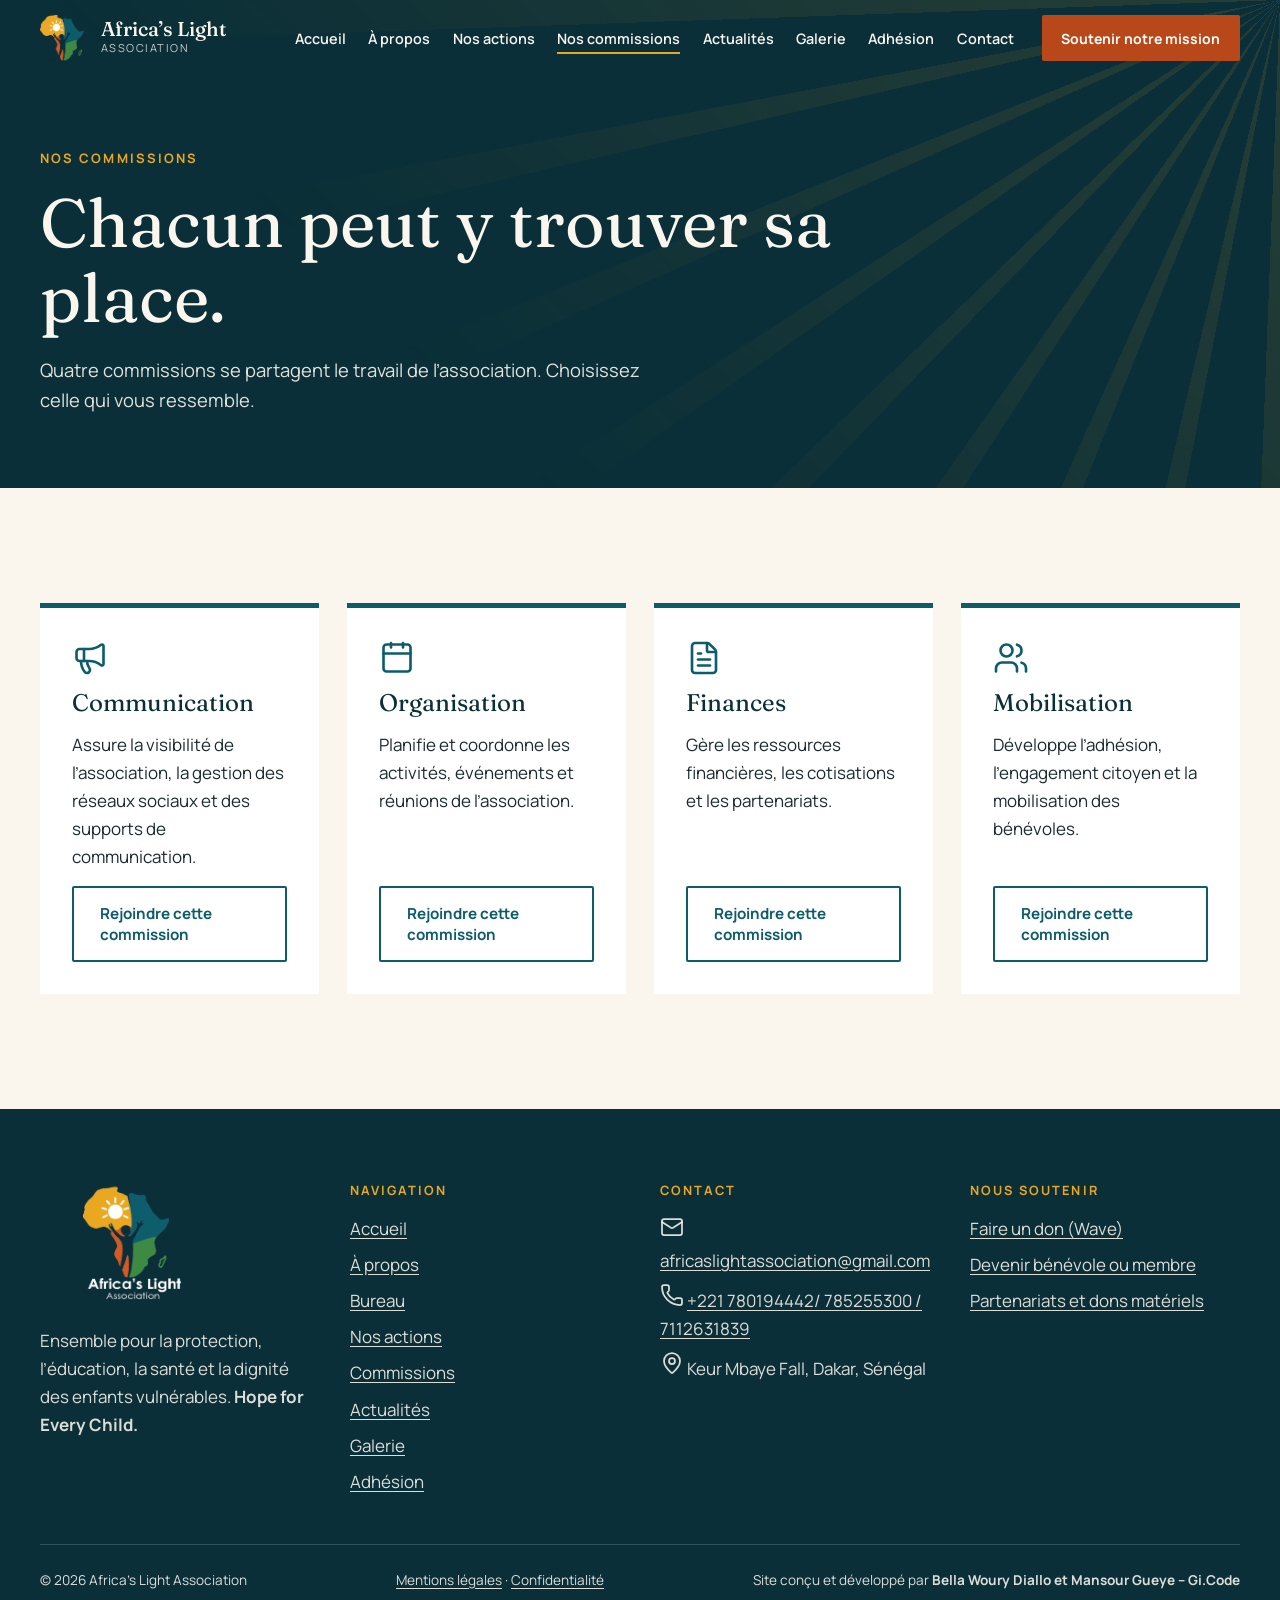
<file: commissions.html>
<!doctype html>
<html lang="fr">
  <head>
    <meta charset="UTF-8" />
    <meta name="viewport" content="width=device-width, initial-scale=1" />
    <title>Nos commissions — Africa’s Light Association</title>
    <meta
      name="description"
      content="Les quatre commissions d’Africa’s Light Association : communication, organisation, finances et mobilisation."
    />
    <meta name="theme-color" content="#0A2F38" />
    <link
      rel="canonical"
      href="https://site-de-l-association-africa-s-light.onrender.com/commissions.html"
    />
    <meta property="og:type" content="website" />
    <meta property="og:locale" content="fr_FR" />
    <meta
      property="og:title"
      content="Nos commissions — Africa’s Light Association"
    />
    <meta
      property="og:description"
      content="Les quatre commissions d’Africa’s Light Association : communication, organisation, finances et mobilisation."
    />
    <meta
      property="og:image"
      content="https://site-de-l-association-africa-s-light.onrender.com/assets/img/logo.png"
    />
    <link rel="icon" type="image/png" href="assets/img/logo-mark.png" />
    <link
      rel="preload"
      href="assets/fonts/fraunces-latin-wght-normal.woff2"
      as="font"
      type="font/woff2"
      crossorigin
    />
    <link
      rel="preload"
      href="assets/fonts/manrope-latin-wght-normal.woff2"
      as="font"
      type="font/woff2"
      crossorigin
    />
    <link rel="stylesheet" href="css/theme.css" />
    <link rel="stylesheet" href="css/pages.css" />
  </head>
  <body>
    <a class="skip" href="#contenu">Aller au contenu</a>
    <div class="progress" aria-hidden="true"></div>
    <header class="site-header">
      <div class="container">
        <a
          class="brand"
          href="index.html"
          aria-label="Africa’s Light Association — accueil"
          ><img
            src="assets/img/logo-mark.png"
            width="48"
            height="46"
            alt=""
          /><span><b>Africa’s Light</b><small>Association</small></span></a
        >
        <button
          class="menu-btn"
          aria-expanded="false"
          aria-controls="nav"
          aria-label="Ouvrir le menu"
        >
          <svg class="icon i-open" aria-hidden="true">
            <use href="assets/icons.svg#i-menu" /></svg
          ><svg class="icon i-close" aria-hidden="true">
            <use href="assets/icons.svg#i-x" />
          </svg>
        </button>
        <nav class="nav" id="nav" aria-label="Navigation principale">
          <ul>
            <li><a href="index.html">Accueil</a></li>
            <li><a href="apropos.html">À propos</a></li>
            <li><a href="projets.html">Nos actions</a></li>
            <li>
              <a href="commissions.html" aria-current="page">Nos commissions</a>
            </li>
            <li><a href="actualites.html">Actualités</a></li>
            <li><a href="galerie.html">Galerie</a></li>
            <li><a href="adhesion.html">Adhésion</a></li>
            <li><a href="contact.html">Contact</a></li>
          </ul>
          <a class="btn btn-don" href="soutenir.html">Soutenir notre mission</a>
        </nav>
      </div>
    </header>
    <main id="contenu">
      <section class="page-head">
        <div class="container">
          <span class="eyebrow">Nos commissions</span>
          <h1>Chacun peut y trouver sa place.</h1>
          <p>
            Quatre commissions se partagent le travail de l’association.
            Choisissez celle qui vous ressemble.
          </p>
        </div>
      </section>
      <section class="section">
        <div class="container">
          <div class="commissions">
            <article class="commission reveal">
              <svg class="icon" aria-hidden="true">
                <use href="assets/icons.svg#i-megaphone" />
              </svg>
              <h3>Communication</h3>
              <p>
                Assure la visibilité de l’association, la gestion des réseaux
                sociaux et des supports de communication.
              </p>
              <a
                class="btn btn-line"
                href="adhesion.html?commission=Communication"
                >Rejoindre cette commission</a
              >
            </article>
            <article class="commission reveal">
              <svg class="icon" aria-hidden="true">
                <use href="assets/icons.svg#i-calendar" />
              </svg>
              <h3>Organisation</h3>
              <p>
                Planifie et coordonne les activités, événements et réunions de
                l’association.
              </p>
              <a
                class="btn btn-line"
                href="adhesion.html?commission=Organisation"
                >Rejoindre cette commission</a
              >
            </article>
            <article class="commission reveal">
              <svg class="icon" aria-hidden="true">
                <use href="assets/icons.svg#i-file-text" />
              </svg>
              <h3>Finances</h3>
              <p>
                Gère les ressources financières, les cotisations et les
                partenariats.
              </p>
              <a class="btn btn-line" href="adhesion.html?commission=Finances"
                >Rejoindre cette commission</a
              >
            </article>
            <article class="commission reveal">
              <svg class="icon" aria-hidden="true">
                <use href="assets/icons.svg#i-users" />
              </svg>
              <h3>Mobilisation</h3>
              <p>
                Développe l’adhésion, l’engagement citoyen et la mobilisation
                des bénévoles.
              </p>
              <a
                class="btn btn-line"
                href="adhesion.html?commission=Mobilisation"
                >Rejoindre cette commission</a
              >
            </article>
          </div>
        </div>
      </section>
    </main>
    <footer class="site-footer">
      <div class="container">
        <div class="foot">
          <div>
            <img
              src="assets/img/logo-light.png"
              width="113"
              height="130"
              alt="Africa’s Light Association"
              loading="lazy"
            />
            <p>
              Ensemble pour la protection, l’éducation, la santé et la dignité
              des enfants vulnérables. <strong>Hope for Every Child.</strong>
            </p>
          </div>
          <nav aria-label="Navigation du pied de page">
            <h3>Navigation</h3>
            <ul>
              <li><a href="index.html">Accueil</a></li>
              <li><a href="apropos.html">À propos</a></li>
              <li><a href="bureau.html">Bureau</a></li>
              <li><a href="projets.html">Nos actions</a></li>
              <li><a href="commissions.html">Commissions</a></li>
              <li><a href="actualites.html">Actualités</a></li>
              <li><a href="galerie.html">Galerie</a></li>
              <li><a href="adhesion.html">Adhésion</a></li>
            </ul>
          </nav>
          <!-- À VALIDER PAR L’ASSOCIATION : e-mail et téléphone officiels -->
          <div>
            <h3>Contact</h3>
            <ul>
              <li>
                <svg class="icon" aria-hidden="true">
                  <use href="assets/icons.svg#i-mail" />
                </svg>
                <a href="mailto:africaslightassociation@gmail.com"
                  >africaslightassociation@gmail.com</a
                >
              </li>
              <li>
                <svg class="icon" aria-hidden="true">
                  <use href="assets/icons.svg#i-phone" />
                </svg>
                <a href="tel:+221780194442">+221  780194442/ 785255300 / 7112631839</a>
              </li>
              <li>
                <svg class="icon" aria-hidden="true">
                  <use href="assets/icons.svg#i-map-pin" />
                </svg>
                Keur Mbaye Fall, Dakar, Sénégal
              </li>
            </ul>
          </div>
          <div>
            <h3>Nous soutenir</h3>
            <ul>
              <li><a href="soutenir.html">Faire un don (Wave)</a></li>
              <li><a href="adhesion.html">Devenir bénévole ou membre</a></li>
              <li><a href="contact.html">Partenariats et dons matériels</a></li>
            </ul>
          </div>
        </div>
        <div class="legal">
          <span>© 2026 Africa’s Light Association</span
          ><span
            ><a href="mentions-legales.html">Mentions légales</a> ·
            <a href="mentions-legales.html#confidentialite"
              >Confidentialité</a
            ></span
          ><span
            >Site conçu et développé par
            <strong>Bella Woury Diallo et Mansour Gueye – Gi.Code</strong></span
          >
        </div>
      </div>
    </footer>
    <script src="js/main.js" defer></script>
    <script src="js/pages.js" defer></script>
  </body>
</html>
</file>
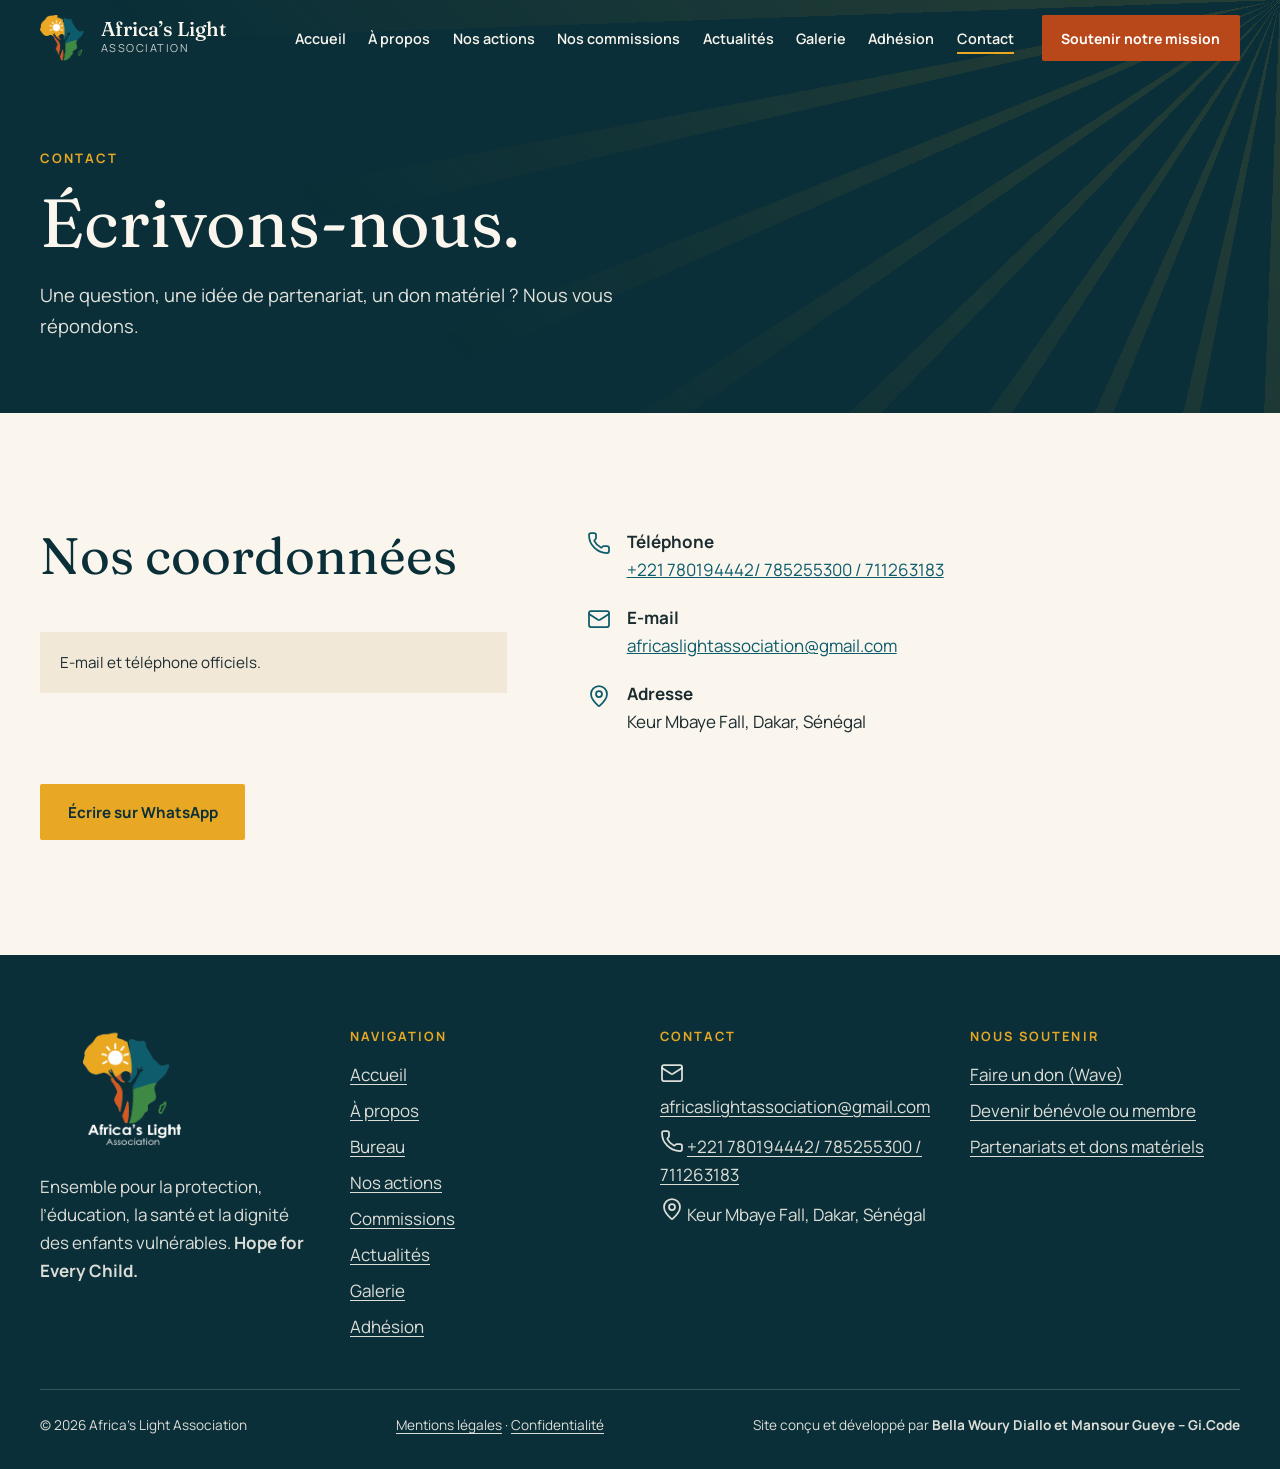
<file: contact.html>
<!doctype html>
<html lang="fr">
  <head>
    <meta charset="UTF-8" />
    <meta name="viewport" content="width=device-width, initial-scale=1" />
    <title>Contact — Africa’s Light Association</title>
    <meta
      name="description"
      content="Contacter Africa’s Light Association : téléphone, WhatsApp, e-mail."
    />
    <meta name="theme-color" content="#0A2F38" />
    <link
      rel="canonical"
      href="https://site-de-l-association-africa-s-light.onrender.com/contact.html"
    />
    <meta property="og:type" content="website" />
    <meta property="og:locale" content="fr_FR" />
    <meta property="og:title" content="Contact — Africa’s Light Association" />
    <meta
      property="og:description"
      content="Contacter Africa’s Light Association : téléphone, WhatsApp, e-mail."
    />
    <meta
      property="og:image"
      content="https://site-de-l-association-africa-s-light.onrender.com/assets/img/logo.png"
    />
    <link rel="icon" type="image/png" href="assets/img/logo-mark.png" />
    <link
      rel="preload"
      href="assets/fonts/fraunces-latin-wght-normal.woff2"
      as="font"
      type="font/woff2"
      crossorigin
    />
    <link
      rel="preload"
      href="assets/fonts/manrope-latin-wght-normal.woff2"
      as="font"
      type="font/woff2"
      crossorigin
    />
    <link rel="stylesheet" href="css/theme.css" />
    <link rel="stylesheet" href="css/pages.css" />
  </head>
  <body>
    <a class="skip" href="#contenu">Aller au contenu</a>
    <div class="progress" aria-hidden="true"></div>
    <header class="site-header">
      <div class="container">
        <a
          class="brand"
          href="index.html"
          aria-label="Africa’s Light Association — accueil"
          ><img
            src="assets/img/logo-mark.png"
            width="48"
            height="46"
            alt=""
          /><span><b>Africa’s Light</b><small>Association</small></span></a
        >
        <button
          class="menu-btn"
          aria-expanded="false"
          aria-controls="nav"
          aria-label="Ouvrir le menu"
        >
          <svg class="icon i-open" aria-hidden="true">
            <use href="assets/icons.svg#i-menu" /></svg
          ><svg class="icon i-close" aria-hidden="true">
            <use href="assets/icons.svg#i-x" />
          </svg>
        </button>
        <nav class="nav" id="nav" aria-label="Navigation principale">
          <ul>
            <li><a href="index.html">Accueil</a></li>
            <li><a href="apropos.html">À propos</a></li>
            <li><a href="projets.html">Nos actions</a></li>
            <li><a href="commissions.html">Nos commissions</a></li>
            <li><a href="actualites.html">Actualités</a></li>
            <li><a href="galerie.html">Galerie</a></li>
            <li><a href="adhesion.html">Adhésion</a></li>
            <li><a href="contact.html" aria-current="page">Contact</a></li>
          </ul>
          <a class="btn btn-don" href="soutenir.html">Soutenir notre mission</a>
        </nav>
      </div>
    </header>
    <main id="contenu">
      <section class="page-head">
        <div class="container">
          <span class="eyebrow">Contact</span>
          <h1>Écrivons-nous.</h1>
          <p>
            Une question, une idée de partenariat, un don matériel ? Nous vous
            répondons.
          </p>
        </div>
      </section>
      <section class="section">
        <div class="container">
          <div class="two">
            <div class="reveal">
              <h2>Nos coordonnées</h2>
              <p class="notice">E-mail et téléphone officiels.</p>
            </div>
            <ul class="contact-list reveal">
              <li>
                <svg class="icon" aria-hidden="true">
                  <use href="assets/icons.svg#i-phone" /></svg
                ><span
                  ><strong>Téléphone</strong
                  ><a href="tel:+221780194442"
                    >+221 780194442/ 785255300 / 711263183</a
                  ></span
                >
              </li>
              <li>
                <svg class="icon" aria-hidden="true">
                  <use href="assets/icons.svg#i-mail" /></svg
                ><span
                  ><strong>E-mail</strong
                  ><a href="mailto:africaslightassociation@gmail.com"
                    >africaslightassociation@gmail.com</a
                  ></span
                >
              </li>
              <li>
                <svg class="icon" aria-hidden="true">
                  <use href="assets/icons.svg#i-map-pin" /></svg
                ><span
                  ><strong>Adresse</strong>Keur Mbaye Fall, Dakar, Sénégal</span
                >
              </li>
            </ul>
          </div>
          <p style="margin-top: 3rem">
            <a
              class="btn btn-primary"
              href="https://wa.me/221780194442?text=Bonjour%20Africa%E2%80%99s%20Light%2C%20je%20souhaite%20obtenir%20des%20informations."
              rel="noopener"
              >Écrire sur WhatsApp</a
            >
          </p>
        </div>
      </section>
    </main>
    <footer class="site-footer">
      <div class="container">
        <div class="foot">
          <div>
            <img
              src="assets/img/logo-light.png"
              width="113"
              height="130"
              alt="Africa’s Light Association"
              loading="lazy"
            />
            <p>
              Ensemble pour la protection, l’éducation, la santé et la dignité
              des enfants vulnérables. <strong>Hope for Every Child.</strong>
            </p>
          </div>
          <nav aria-label="Navigation du pied de page">
            <h3>Navigation</h3>
            <ul>
              <li><a href="index.html">Accueil</a></li>
              <li><a href="apropos.html">À propos</a></li>
              <li><a href="bureau.html">Bureau</a></li>
              <li><a href="projets.html">Nos actions</a></li>
              <li><a href="commissions.html">Commissions</a></li>
              <li><a href="actualites.html">Actualités</a></li>
              <li><a href="galerie.html">Galerie</a></li>
              <li><a href="adhesion.html">Adhésion</a></li>
            </ul>
          </nav>
          <!-- À VALIDER PAR L’ASSOCIATION : e-mail et téléphone officiels -->
          <div>
            <h3>Contact</h3>
            <ul>
              <li>
                <svg class="icon" aria-hidden="true">
                  <use href="assets/icons.svg#i-mail" />
                </svg>
                <a href="mailto:africaslightassociation@gmail.com"
                  >africaslightassociation@gmail.com</a
                >
              </li>
              <li>
                <svg class="icon" aria-hidden="true">
                  <use href="assets/icons.svg#i-phone" />
                </svg>
                <a href="tel:+221780194442"
                  >+221 780194442/ 785255300 / 711263183</a
                >
              </li>
              <li>
                <svg class="icon" aria-hidden="true">
                  <use href="assets/icons.svg#i-map-pin" />
                </svg>
                Keur Mbaye Fall, Dakar, Sénégal
              </li>
            </ul>
          </div>
          <div>
            <h3>Nous soutenir</h3>
            <ul>
              <li><a href="soutenir.html">Faire un don (Wave)</a></li>
              <li><a href="adhesion.html">Devenir bénévole ou membre</a></li>
              <li><a href="contact.html">Partenariats et dons matériels</a></li>
            </ul>
          </div>
        </div>
        <div class="legal">
          <span>© 2026 Africa’s Light Association</span
          ><span
            ><a href="mentions-legales.html">Mentions légales</a> ·
            <a href="mentions-legales.html#confidentialite"
              >Confidentialité</a
            ></span
          ><span
            >Site conçu et développé par
            <strong>
              Bella Woury Diallo et Mansour Gueye – Gi.Code</strong
            ></span
          >
        </div>
      </div>
    </footer>
    <script src="js/main.js" defer></script>
  </body>
</html>
</file>
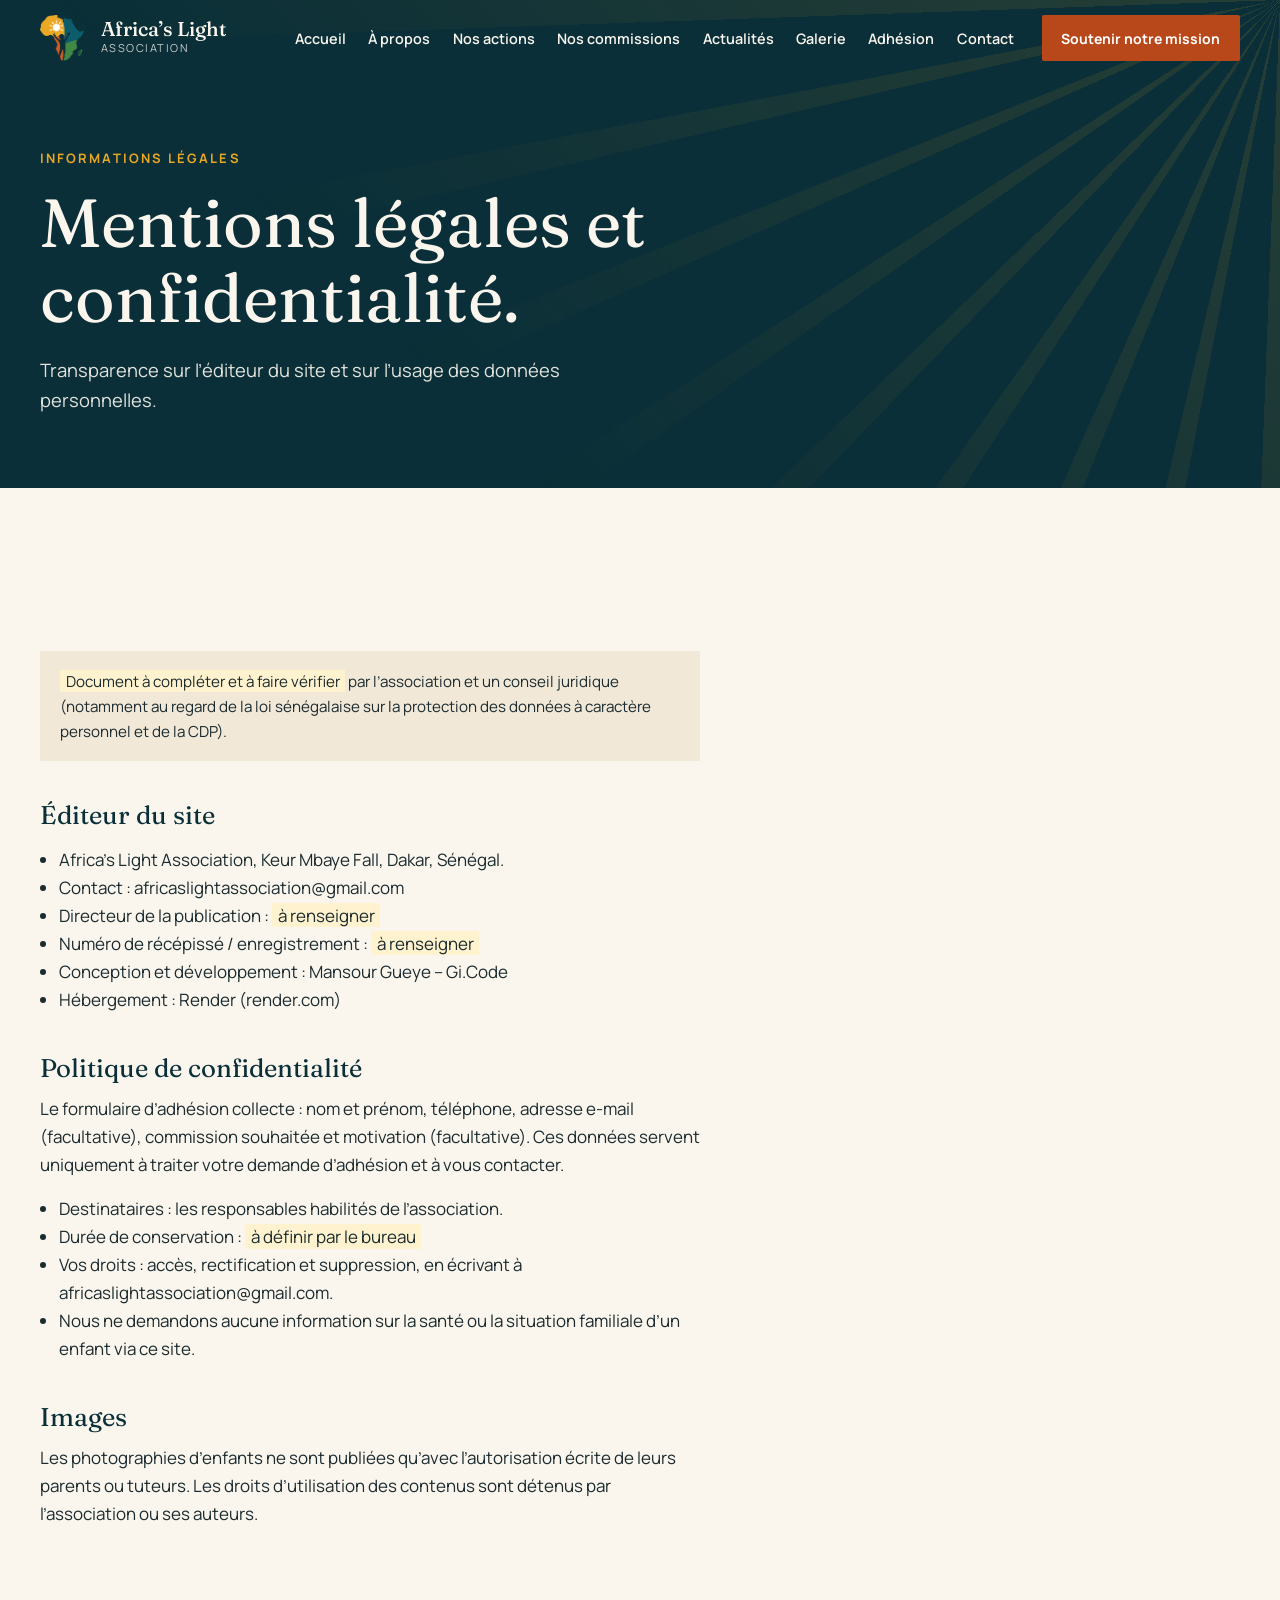
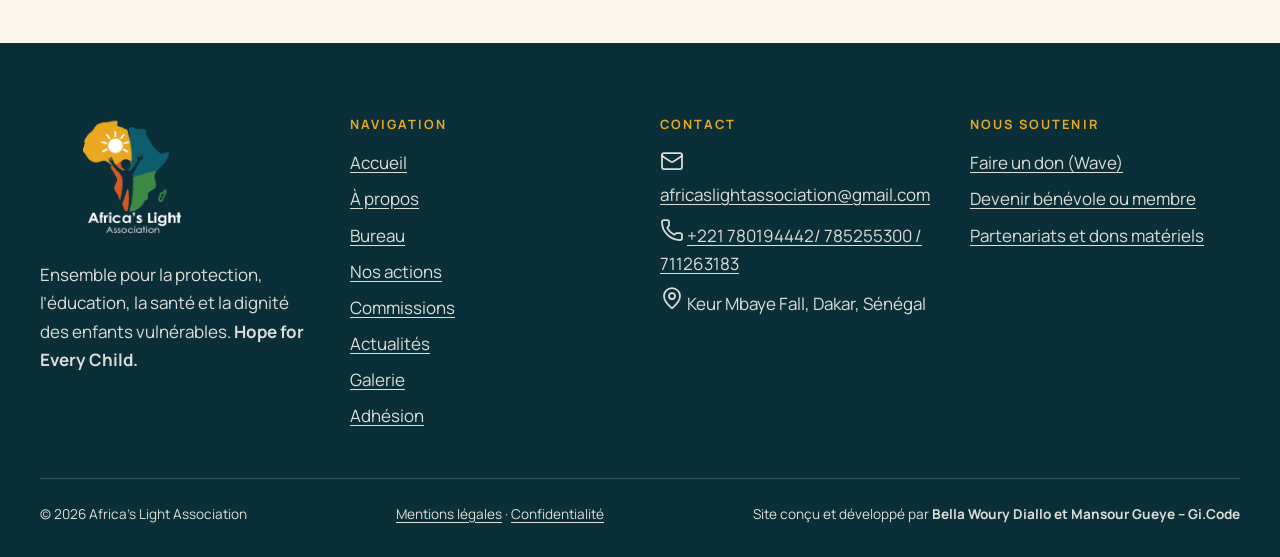
<file: mentions-legales.html>
<!doctype html>
<html lang="fr">
  <head>
    <meta charset="UTF-8" />
    <meta name="viewport" content="width=device-width, initial-scale=1" />
    <title>
      Mentions légales et confidentialité — Africa’s Light Association
    </title>
    <meta
      name="description"
      content="Mentions légales et politique de confidentialité d’Africa’s Light Association."
    />
    <meta name="theme-color" content="#0A2F38" />
    <link
      rel="canonical"
      href="https://site-de-l-association-africa-s-light.onrender.com/mentions-legales.html"
    />
    <meta property="og:type" content="website" />
    <meta property="og:locale" content="fr_FR" />
    <meta
      property="og:title"
      content="Mentions légales et confidentialité — Africa’s Light Association"
    />
    <meta
      property="og:description"
      content="Mentions légales et politique de confidentialité d’Africa’s Light Association."
    />
    <meta
      property="og:image"
      content="https://site-de-l-association-africa-s-light.onrender.com/assets/img/logo.png"
    />
    <link rel="icon" type="image/png" href="assets/img/logo-mark.png" />
    <link
      rel="preload"
      href="assets/fonts/fraunces-latin-wght-normal.woff2"
      as="font"
      type="font/woff2"
      crossorigin
    />
    <link
      rel="preload"
      href="assets/fonts/manrope-latin-wght-normal.woff2"
      as="font"
      type="font/woff2"
      crossorigin
    />
    <link rel="stylesheet" href="css/theme.css" />
    <link rel="stylesheet" href="css/pages.css" />
  </head>
  <body>
    <a class="skip" href="#contenu">Aller au contenu</a>
    <div class="progress" aria-hidden="true"></div>
    <header class="site-header">
      <div class="container">
        <a
          class="brand"
          href="index.html"
          aria-label="Africa’s Light Association — accueil"
          ><img
            src="assets/img/logo-mark.png"
            width="48"
            height="46"
            alt=""
          /><span><b>Africa’s Light</b><small>Association</small></span></a
        >
        <button
          class="menu-btn"
          aria-expanded="false"
          aria-controls="nav"
          aria-label="Ouvrir le menu"
        >
          <svg class="icon i-open" aria-hidden="true">
            <use href="assets/icons.svg#i-menu" /></svg
          ><svg class="icon i-close" aria-hidden="true">
            <use href="assets/icons.svg#i-x" />
          </svg>
        </button>
        <nav class="nav" id="nav" aria-label="Navigation principale">
          <ul>
            <li><a href="index.html">Accueil</a></li>
            <li><a href="apropos.html">À propos</a></li>
            <li><a href="projets.html">Nos actions</a></li>
            <li><a href="commissions.html">Nos commissions</a></li>
            <li><a href="actualites.html">Actualités</a></li>
            <li><a href="galerie.html">Galerie</a></li>
            <li><a href="adhesion.html">Adhésion</a></li>
            <li><a href="contact.html">Contact</a></li>
          </ul>
          <a class="btn btn-don" href="soutenir.html">Soutenir notre mission</a>
        </nav>
      </div>
    </header>
    <main id="contenu">
      <section class="page-head">
        <div class="container">
          <span class="eyebrow">Informations légales</span>
          <h1>Mentions légales et confidentialité.</h1>
          <p>
            Transparence sur l’éditeur du site et sur l’usage des données
            personnelles.
          </p>
        </div>
      </section>
      <section class="section">
        <div class="container">
          <div class="prose legal-page">
            <p class="notice">
              <span class="todo">Document à compléter et à faire vérifier</span>
              par l’association et un conseil juridique (notamment au regard de
              la loi sénégalaise sur la protection des données à caractère
              personnel et de la CDP).
            </p>
            <h2>Éditeur du site</h2>
            <ul>
              <li>
                Africa’s Light Association, Keur Mbaye Fall, Dakar, Sénégal.
              </li>
              <li>Contact : africaslightassociation@gmail.com</li>
              <li>
                Directeur de la publication :
                <span class="todo">à renseigner</span>
              </li>
              <li>
                Numéro de récépissé / enregistrement :
                <span class="todo">à renseigner</span>
              </li>
              <li>Conception et développement : Mansour Gueye – Gi.Code</li>
              <li>Hébergement : Render (render.com)</li>
            </ul>
            <h2 id="confidentialite">Politique de confidentialité</h2>
            <p>
              Le formulaire d’adhésion collecte : nom et prénom, téléphone,
              adresse e-mail (facultative), commission souhaitée et motivation
              (facultative). Ces données servent uniquement à traiter votre
              demande d’adhésion et à vous contacter.
            </p>
            <ul>
              <li>
                Destinataires : les responsables habilités de l’association.
              </li>
              <li>
                Durée de conservation :
                <span class="todo">à définir par le bureau</span>
              </li>
              <li>
                Vos droits : accès, rectification et suppression, en écrivant à
                africaslightassociation@gmail.com.
              </li>
              <li>
                Nous ne demandons aucune information sur la santé ou la
                situation familiale d’un enfant via ce site.
              </li>
            </ul>
            <h2>Images</h2>
            <p>
              Les photographies d’enfants ne sont publiées qu’avec
              l’autorisation écrite de leurs parents ou tuteurs. Les droits
              d’utilisation des contenus sont détenus par l’association ou ses
              auteurs.
            </p>
          </div>
        </div>
      </section>
    </main>
    <footer class="site-footer">
      <div class="container">
        <div class="foot">
          <div>
            <img
              src="assets/img/logo-light.png"
              width="113"
              height="130"
              alt="Africa’s Light Association"
              loading="lazy"
            />
            <p>
              Ensemble pour la protection, l’éducation, la santé et la dignité
              des enfants vulnérables. <strong>Hope for Every Child.</strong>
            </p>
          </div>
          <nav aria-label="Navigation du pied de page">
            <h3>Navigation</h3>
            <ul>
              <li><a href="index.html">Accueil</a></li>
              <li><a href="apropos.html">À propos</a></li>
              <li><a href="bureau.html">Bureau</a></li>
              <li><a href="projets.html">Nos actions</a></li>
              <li><a href="commissions.html">Commissions</a></li>
              <li><a href="actualites.html">Actualités</a></li>
              <li><a href="galerie.html">Galerie</a></li>
              <li><a href="adhesion.html">Adhésion</a></li>
            </ul>
          </nav>
          <!-- À VALIDER PAR L’ASSOCIATION : e-mail et téléphone officiels -->
          <div>
            <h3>Contact</h3>
            <ul>
              <li>
                <svg class="icon" aria-hidden="true">
                  <use href="assets/icons.svg#i-mail" />
                </svg>
                <a href="mailto:africaslightassociation@gmail.com"
                  >africaslightassociation@gmail.com</a
                >
              </li>
              <li>
                <svg class="icon" aria-hidden="true">
                  <use href="assets/icons.svg#i-phone" />
                </svg>
                <a href="tel:+221764737729"
                  >+221 780194442/ 785255300 / 711263183</a
                >
              </li>
              <li>
                <svg class="icon" aria-hidden="true">
                  <use href="assets/icons.svg#i-map-pin" />
                </svg>
                Keur Mbaye Fall, Dakar, Sénégal
              </li>
            </ul>
          </div>
          <div>
            <h3>Nous soutenir</h3>
            <ul>
              <li><a href="soutenir.html">Faire un don (Wave)</a></li>
              <li><a href="adhesion.html">Devenir bénévole ou membre</a></li>
              <li><a href="contact.html">Partenariats et dons matériels</a></li>
            </ul>
          </div>
        </div>
        <div class="legal">
          <span>© 2026 Africa’s Light Association</span
          ><span
            ><a href="mentions-legales.html">Mentions légales</a> ·
            <a href="mentions-legales.html#confidentialite"
              >Confidentialité</a
            ></span
          ><span
            >Site conçu et développé par
            <strong>Bella Woury Diallo et Mansour Gueye – Gi.Code</strong></span
          >
        </div>
      </div>
    </footer>
    <script src="js/main.js" defer></script>
  </body>
</html>
</file>
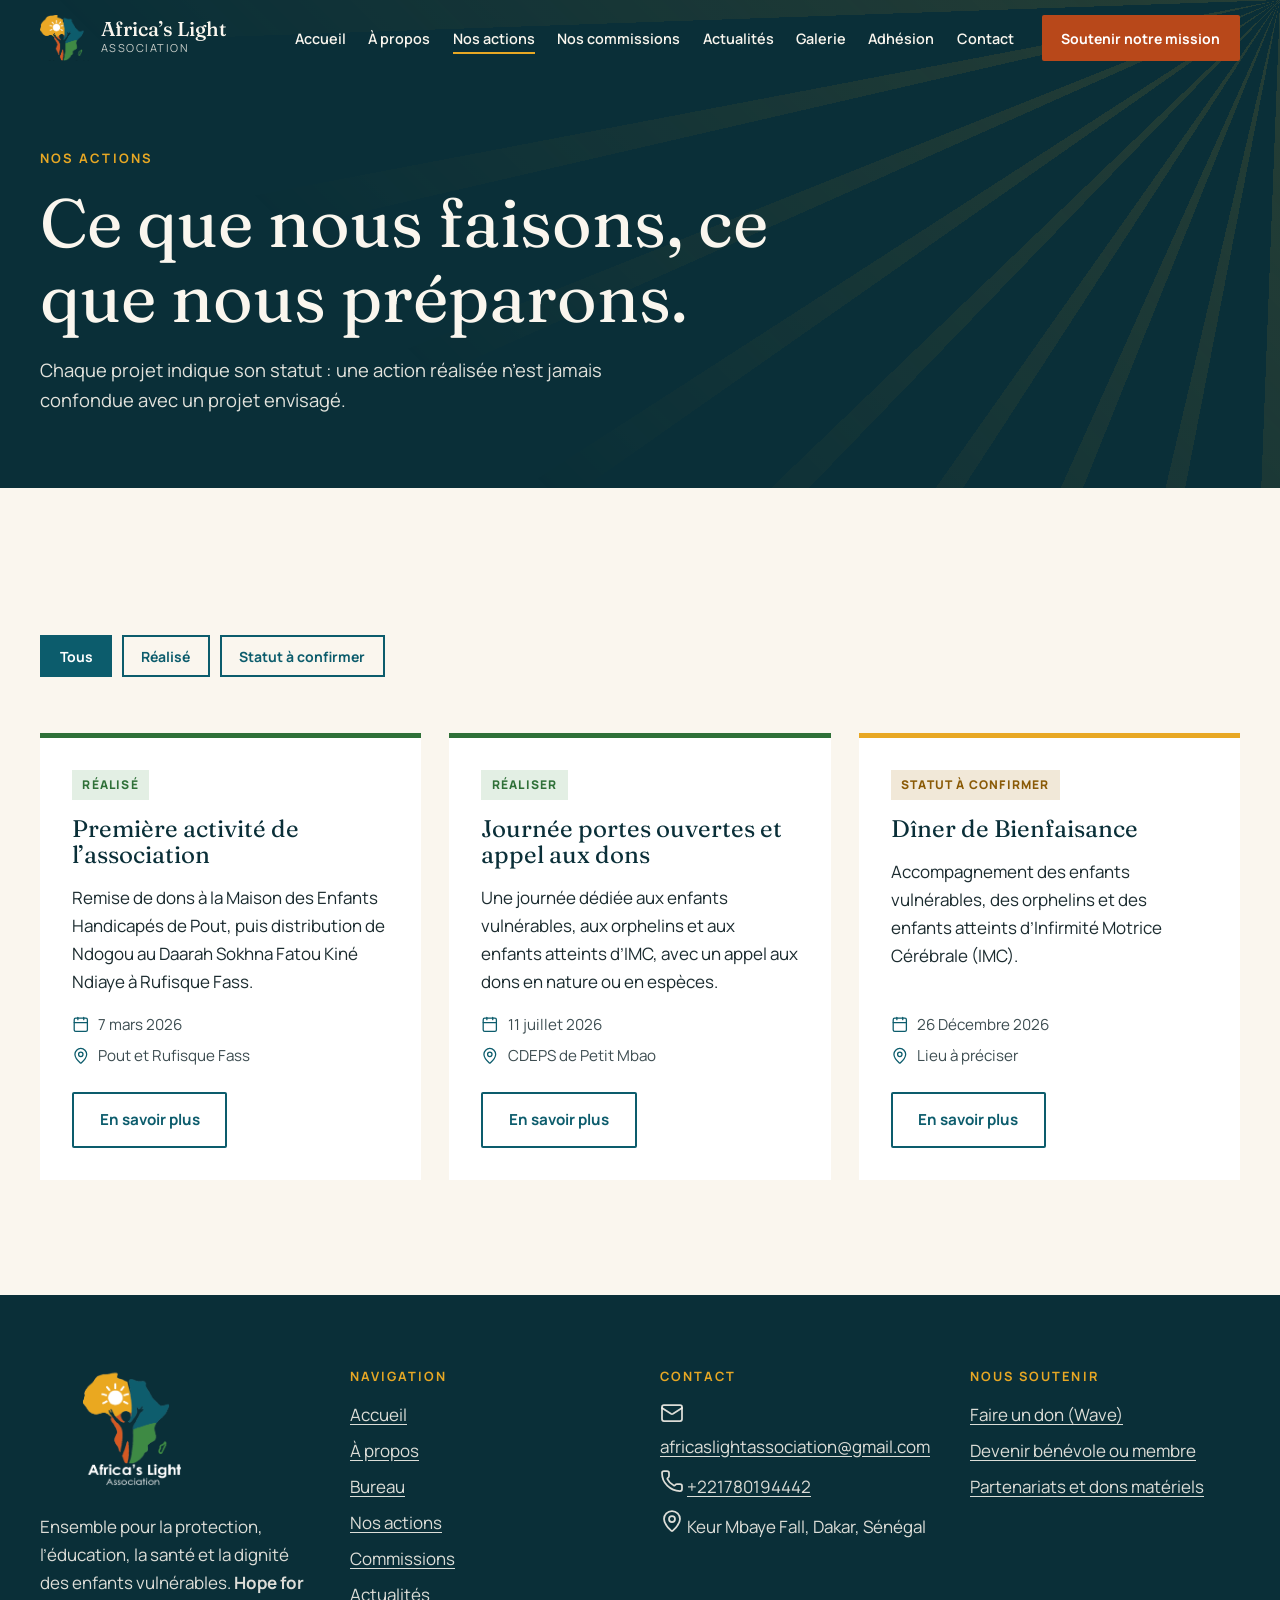
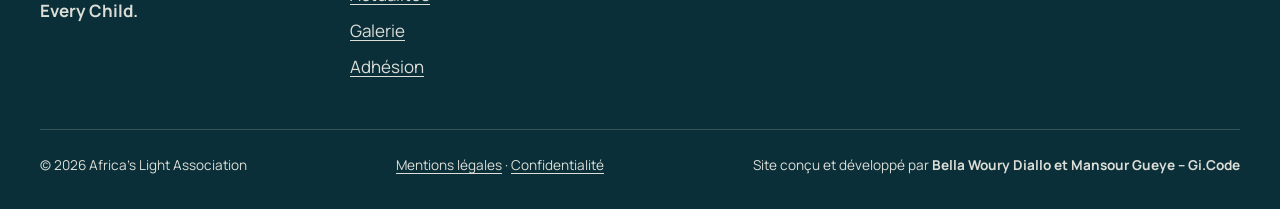
<file: projets.html>
<!doctype html>
<html lang="fr">
  <head>
    <meta charset="UTF-8" />
    <meta name="viewport" content="width=device-width, initial-scale=1" />
    <title>Nos actions et projets — Africa’s Light Association</title>
    <meta
      name="description"
      content="Les actions réalisées et les projets d’Africa’s Light Association, avec leur statut."
    />
    <meta name="theme-color" content="#0A2F38" />
    <link
      rel="canonical"
      href="https://site-de-l-association-africa-s-light.onrender.com/projets.html"
    />
    <meta property="og:type" content="website" />
    <meta property="og:locale" content="fr_FR" />
    <meta
      property="og:title"
      content="Nos actions et projets — Africa’s Light Association"
    />
    <meta
      property="og:description"
      content="Les actions réalisées et les projets d’Africa’s Light Association, avec leur statut."
    />
    <meta
      property="og:image"
      content="https://site-de-l-association-africa-s-light.onrender.com/assets/img/logo.png"
    />
    <link rel="icon" type="image/png" href="assets/img/logo-mark.png" />
    <link
      rel="preload"
      href="assets/fonts/fraunces-latin-wght-normal.woff2"
      as="font"
      type="font/woff2"
      crossorigin
    />
    <link
      rel="preload"
      href="assets/fonts/manrope-latin-wght-normal.woff2"
      as="font"
      type="font/woff2"
      crossorigin
    />
    <link rel="stylesheet" href="css/theme.css" />
    <link rel="stylesheet" href="css/pages.css" />
  </head>
  <body>
    <a class="skip" href="#contenu">Aller au contenu</a>
    <div class="progress" aria-hidden="true"></div>
    <header class="site-header">
      <div class="container">
        <a
          class="brand"
          href="index.html"
          aria-label="Africa’s Light Association — accueil"
          ><img
            src="assets/img/logo-mark.png"
            width="48"
            height="46"
            alt=""
          /><span><b>Africa’s Light</b><small>Association</small></span></a
        >
        <button
          class="menu-btn"
          aria-expanded="false"
          aria-controls="nav"
          aria-label="Ouvrir le menu"
        >
          <svg class="icon i-open" aria-hidden="true">
            <use href="assets/icons.svg#i-menu" /></svg
          ><svg class="icon i-close" aria-hidden="true">
            <use href="assets/icons.svg#i-x" />
          </svg>
        </button>
        <nav class="nav" id="nav" aria-label="Navigation principale">
          <ul>
            <li><a href="index.html">Accueil</a></li>
            <li><a href="apropos.html">À propos</a></li>
            <li><a href="projets.html" aria-current="page">Nos actions</a></li>
            <li><a href="commissions.html">Nos commissions</a></li>
            <li><a href="actualites.html">Actualités</a></li>
            <li><a href="galerie.html">Galerie</a></li>
            <li><a href="adhesion.html">Adhésion</a></li>
            <li><a href="contact.html">Contact</a></li>
          </ul>
          <a class="btn btn-don" href="soutenir.html">Soutenir notre mission</a>
        </nav>
      </div>
    </header>
    <main id="contenu">
      <section class="page-head">
        <div class="container">
          <span class="eyebrow">Nos actions</span>
          <h1>Ce que nous faisons, ce que nous préparons.</h1>
          <p>
            Chaque projet indique son statut : une action réalisée n’est jamais
            confondue avec un projet envisagé.
          </p>
        </div>
      </section>
      <section class="section">
        <div class="container">
          <div class="filters" role="group" aria-label="Filtrer par statut">
            <button data-filter="all" aria-pressed="true">Tous</button
            ><button data-filter="done" aria-pressed="false">Réalisé</button
            ><button data-filter="confirm" aria-pressed="false">
              Statut à confirmer
            </button>
          </div>
          <div class="projects">
            <article class="project st-done" data-status="done">
              <span class="badge">Réalisé</span>
              <h3>Première activité de l’association</h3>
              <p>
                Remise de dons à la Maison des Enfants Handicapés de Pout, puis
                distribution de Ndogou au Daarah Sokhna Fatou Kiné Ndiaye à
                Rufisque Fass.
              </p>
              <div class="meta">
                <span
                  ><svg class="icon" aria-hidden="true">
                    <use href="assets/icons.svg#i-calendar" /></svg
                  >7 mars 2026</span
                ><span
                  ><svg class="icon" aria-hidden="true">
                    <use href="assets/icons.svg#i-map-pin" /></svg
                  >Pout et Rufisque Fass</span
                >
              </div>
              <a class="btn btn-line" href="actualites.html#activite-2026"
                >En savoir plus</a
              >
            </article>
            <article class="project st-done" data-status="done">
              <span class="badge">Réaliser</span>
              <h3>Journée portes ouvertes et appel aux dons</h3>
              <p>
                Une journée dédiée aux enfants vulnérables, aux orphelins et aux
                enfants atteints d’IMC, avec un appel aux dons en nature ou en
                espèces.
              </p>
              <div class="meta">
                <span
                  ><svg class="icon" aria-hidden="true">
                    <use href="assets/icons.svg#i-calendar" /></svg
                  >11 juillet 2026</span
                ><span
                  ><svg class="icon" aria-hidden="true">
                    <use href="assets/icons.svg#i-map-pin" /></svg
                  >CDEPS de Petit Mbao</span
                >
              </div>
              <a
                class="btn btn-line"
                href="actualites.html#journee-portes-ouvertes"
                >En savoir plus</a
              >
            </article>
            <article class="project" data-status="confirm">
              <span class="badge">Statut à confirmer</span>
              <h3>Dîner de Bienfaisance</h3>
              <p>
                Accompagnement des enfants vulnérables, des orphelins et des
                enfants atteints d’Infirmité Motrice Cérébrale (IMC).
              </p>
              <div class="meta">
                <span
                  ><svg class="icon" aria-hidden="true">
                    <use href="assets/icons.svg#i-calendar" /></svg
                  >26 Décembre 2026</span
                ><span
                  ><svg class="icon" aria-hidden="true">
                    <use href="assets/icons.svg#i-map-pin" /></svg
                  >Lieu à préciser</span
                >
              </div>
              <a class="btn btn-line" href="contact.html">En savoir plus</a>
            </article>
          </div>
        </div>
      </section>
    </main>
    <footer class="site-footer">
      <div class="container">
        <div class="foot">
          <div>
            <img
              src="assets/img/logo-light.png"
              width="113"
              height="130"
              alt="Africa’s Light Association"
              loading="lazy"
            />
            <p>
              Ensemble pour la protection, l’éducation, la santé et la dignité
              des enfants vulnérables. <strong>Hope for Every Child.</strong>
            </p>
          </div>
          <nav aria-label="Navigation du pied de page">
            <h3>Navigation</h3>
            <ul>
              <li><a href="index.html">Accueil</a></li>
              <li><a href="apropos.html">À propos</a></li>
              <li><a href="bureau.html">Bureau</a></li>
              <li><a href="projets.html">Nos actions</a></li>
              <li><a href="commissions.html">Commissions</a></li>
              <li><a href="actualites.html">Actualités</a></li>
              <li><a href="galerie.html">Galerie</a></li>
              <li><a href="adhesion.html">Adhésion</a></li>
            </ul>
          </nav>
          <!-- À VALIDER PAR L’ASSOCIATION : e-mail et téléphone officiels -->
          <div>
            <h3>Contact</h3>
            <ul>
              <li>
                <svg class="icon" aria-hidden="true">
                  <use href="assets/icons.svg#i-mail" />
                </svg>
                <a href="mailto:africaslightassociation@gmail.com"
                  >africaslightassociation@gmail.com</a
                >
              </li>
              <li>
                <svg class="icon" aria-hidden="true">
                  <use href="assets/icons.svg#i-phone" />
                </svg>
                <a href="tel:+221780194442/">+221780194442</a>
              </li>
              <li>
                <svg class="icon" aria-hidden="true">
                  <use href="assets/icons.svg#i-map-pin" />
                </svg>
                Keur Mbaye Fall, Dakar, Sénégal
              </li>
            </ul>
          </div>
          <div>
            <h3>Nous soutenir</h3>
            <ul>
              <li><a href="soutenir.html">Faire un don (Wave)</a></li>
              <li><a href="adhesion.html">Devenir bénévole ou membre</a></li>
              <li><a href="contact.html">Partenariats et dons matériels</a></li>
            </ul>
          </div>
        </div>
        <div class="legal">
          <span>© 2026 Africa’s Light Association</span
          ><span
            ><a href="mentions-legales.html">Mentions légales</a> ·
            <a href="mentions-legales.html#confidentialite"
              >Confidentialité</a
            ></span
          ><span
            >Site conçu et développé par
            <strong>Bella Woury Diallo et Mansour Gueye – Gi.Code</strong></span
          >
        </div>
      </div>
    </footer>
    <script src="js/main.js" defer></script>
    <script src="js/pages.js" defer></script>
  </body>
</html>
</file>
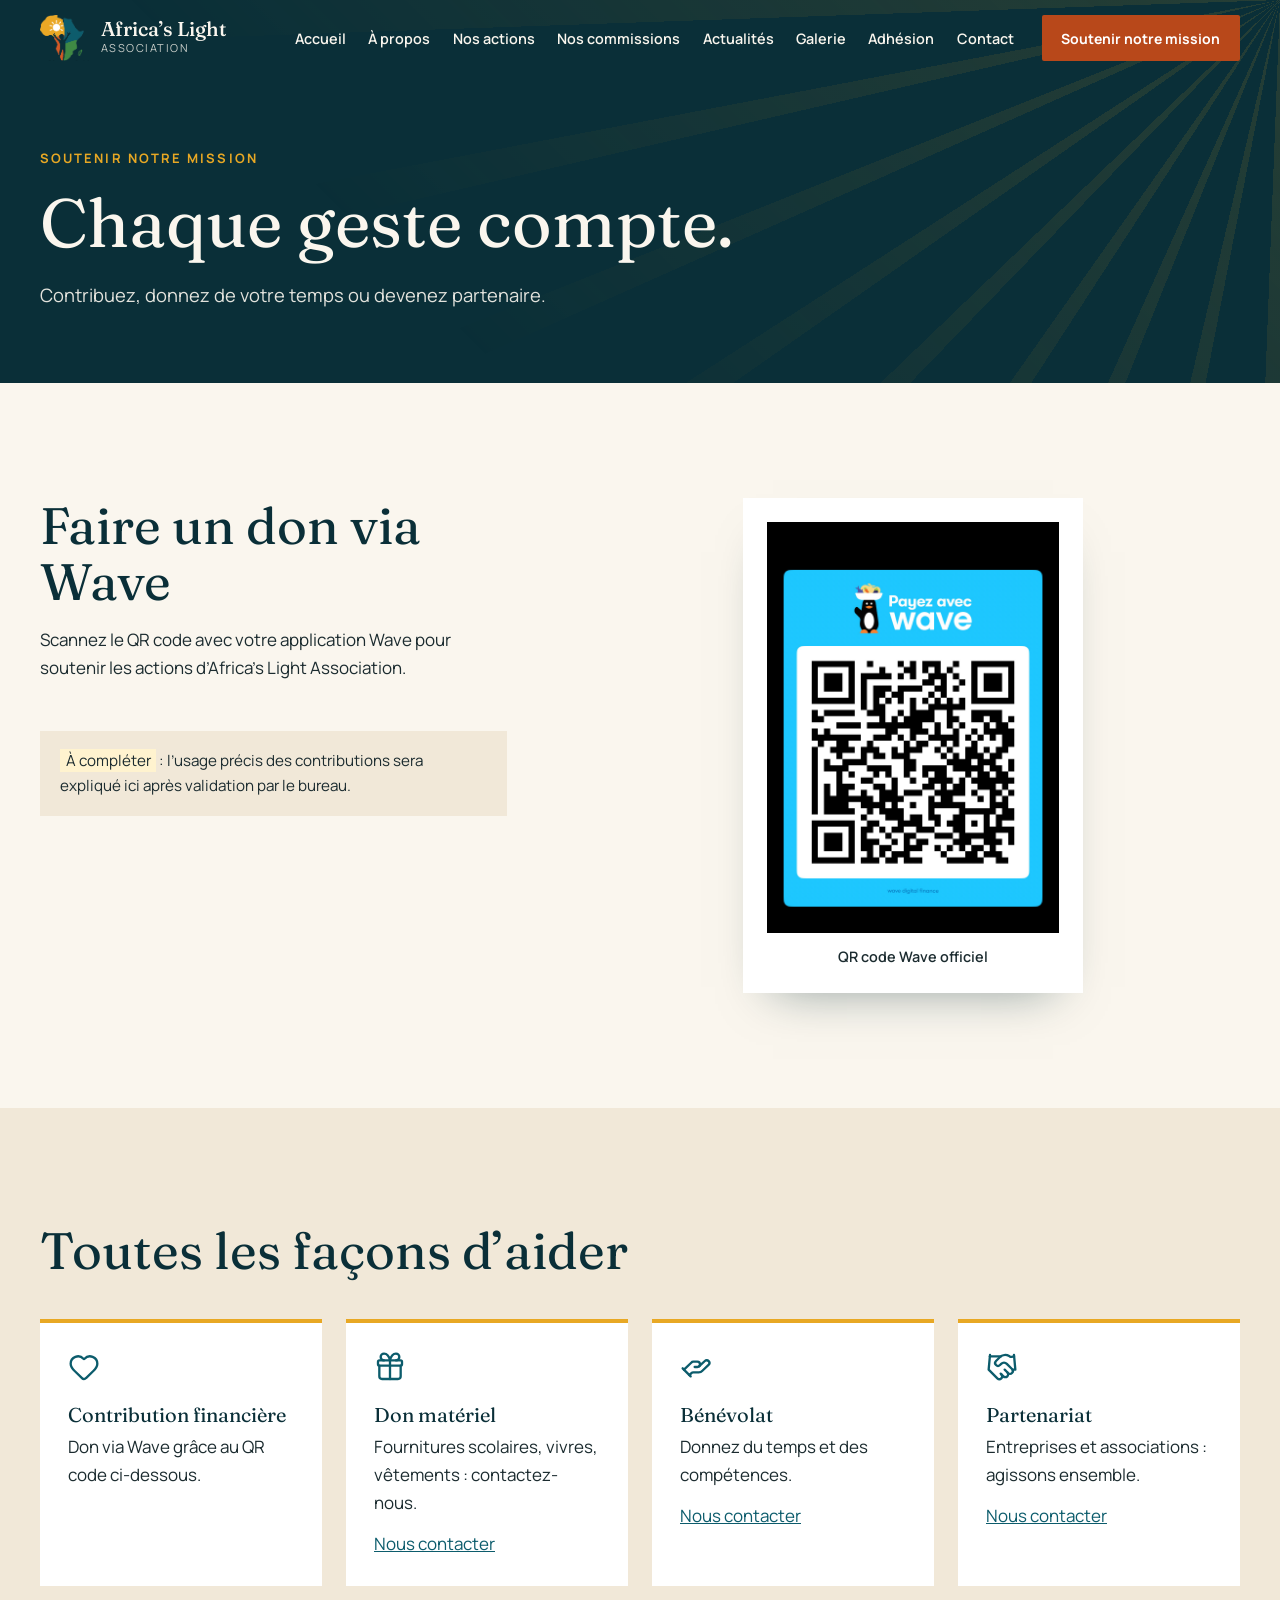
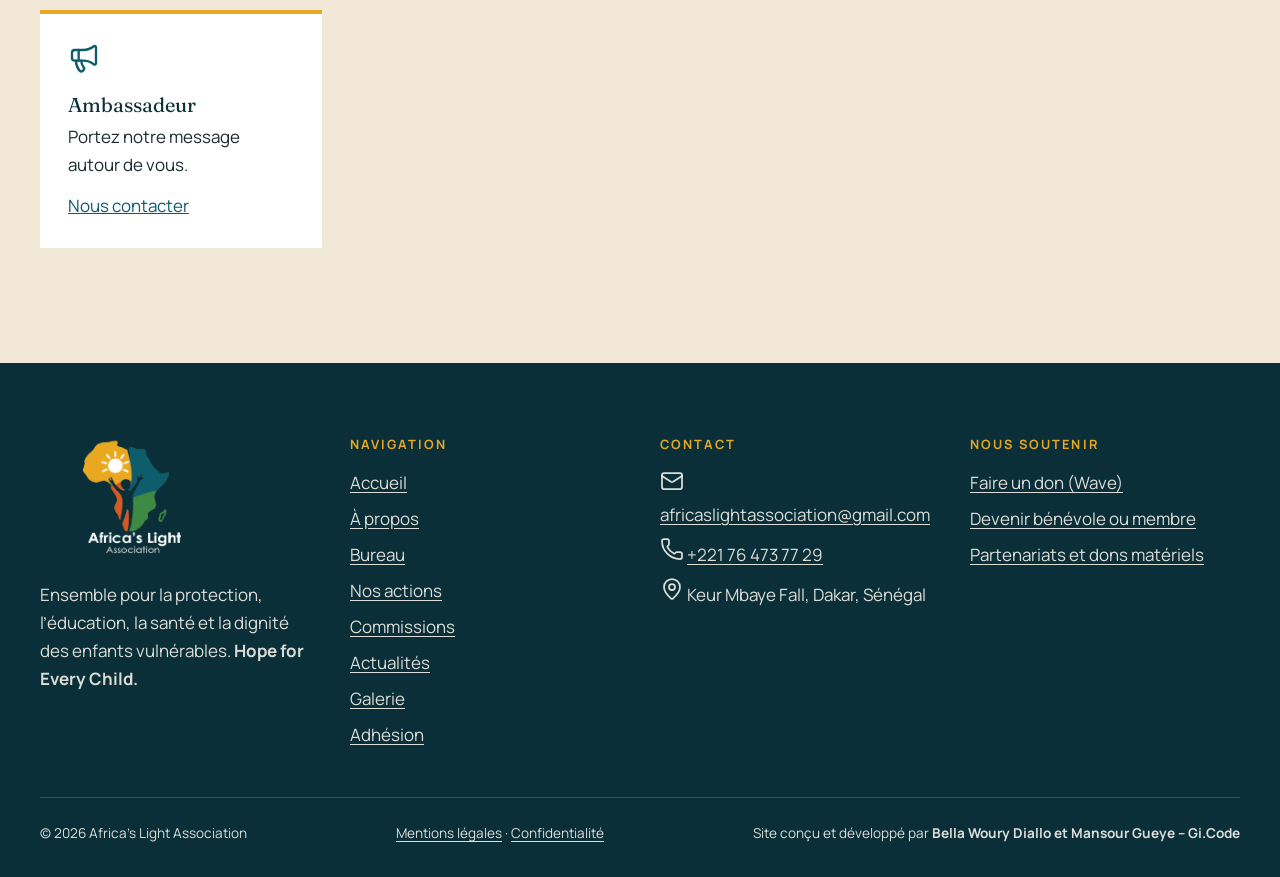
<file: soutenir.html>
<!doctype html>
<html lang="fr">
  <head>
    <meta charset="UTF-8" />
    <meta name="viewport" content="width=device-width, initial-scale=1" />
    <title>Soutenir l’association — Africa’s Light Association</title>
    <meta
      name="description"
      content="Soutenir Africa’s Light Association : don Wave, don matériel, bénévolat, partenariat."
    />
    <meta name="theme-color" content="#0A2F38" />
    <link
      rel="canonical"
      href="https://site-de-l-association-africa-s-light.onrender.com/soutenir.html"
    />
    <meta property="og:type" content="website" />
    <meta property="og:locale" content="fr_FR" />
    <meta
      property="og:title"
      content="Soutenir l’association — Africa’s Light Association"
    />
    <meta
      property="og:description"
      content="Soutenir Africa’s Light Association : don Wave, don matériel, bénévolat, partenariat."
    />
    <meta
      property="og:image"
      content="https://site-de-l-association-africa-s-light.onrender.com/assets/img/logo.png"
    />
    <link rel="icon" type="image/png" href="assets/img/logo-mark.png" />
    <link
      rel="preload"
      href="assets/fonts/fraunces-latin-wght-normal.woff2"
      as="font"
      type="font/woff2"
      crossorigin
    />
    <link
      rel="preload"
      href="assets/fonts/manrope-latin-wght-normal.woff2"
      as="font"
      type="font/woff2"
      crossorigin
    />
    <link rel="stylesheet" href="css/theme.css" />
    <link rel="stylesheet" href="css/pages.css" />
  </head>
  <body>
    <a class="skip" href="#contenu">Aller au contenu</a>
    <div class="progress" aria-hidden="true"></div>
    <header class="site-header">
      <div class="container">
        <a
          class="brand"
          href="index.html"
          aria-label="Africa’s Light Association — accueil"
          ><img
            src="assets/img/logo-mark.png"
            width="48"
            height="46"
            alt=""
          /><span><b>Africa’s Light</b><small>Association</small></span></a
        >
        <button
          class="menu-btn"
          aria-expanded="false"
          aria-controls="nav"
          aria-label="Ouvrir le menu"
        >
          <svg class="icon i-open" aria-hidden="true">
            <use href="assets/icons.svg#i-menu" /></svg
          ><svg class="icon i-close" aria-hidden="true">
            <use href="assets/icons.svg#i-x" />
          </svg>
        </button>
        <nav class="nav" id="nav" aria-label="Navigation principale">
          <ul>
            <li><a href="index.html">Accueil</a></li>
            <li><a href="apropos.html">À propos</a></li>
            <li><a href="projets.html">Nos actions</a></li>
            <li><a href="commissions.html">Nos commissions</a></li>
            <li><a href="actualites.html">Actualités</a></li>
            <li><a href="galerie.html">Galerie</a></li>
            <li><a href="adhesion.html">Adhésion</a></li>
            <li><a href="contact.html">Contact</a></li>
          </ul>
          <a class="btn btn-don" href="soutenir.html">Soutenir notre mission</a>
        </nav>
      </div>
    </header>
    <main id="contenu">
      <section class="page-head">
        <div class="container">
          <span class="eyebrow">Soutenir notre mission</span>
          <h1>Chaque geste compte.</h1>
          <p>Contribuez, donnez de votre temps ou devenez partenaire.</p>
        </div>
      </section>
      <section class="section">
        <div class="container">
          <div class="two">
            <div class="reveal" id="wave">
              <h2>Faire un don via Wave</h2>
              <p class="prose" style="margin-top: 1rem">
                Scannez le QR code avec votre application Wave pour soutenir les
                actions d’Africa’s Light Association.
              </p>
              <p class="notice">
                <span class="todo">À compléter</span> : l’usage précis des
                contributions sera expliqué ici après validation par le bureau.
              </p>
            </div>
            <figure class="qr reveal" style="margin-block: 0">
              <img
                src="assets/img/qr-wave.png"
                width="1196"
                height="1684"
                loading="lazy"
                alt="QR code Wave officiel d’Africa’s Light Association"
              />
              <figcaption><p>QR code Wave officiel</p></figcaption>
            </figure>
          </div>
        </div>
      </section>
      <section class="section" style="background: var(--sable)">
        <div class="container">
          <h2>Toutes les façons d’aider</h2>
          <div class="ways">
            <div class="way reveal">
              <svg class="icon" aria-hidden="true">
                <use href="assets/icons.svg#i-heart" />
              </svg>
              <h3>Contribution financière</h3>
              <p>Don via Wave grâce au QR code ci-dessous.</p>
            </div>
            <div class="way reveal">
              <svg class="icon" aria-hidden="true">
                <use href="assets/icons.svg#i-gift" />
              </svg>
              <h3>Don matériel</h3>
              <p>Fournitures scolaires, vivres, vêtements : contactez-nous.</p>
              <p style="margin-top: 0.8rem">
                <a href="contact.html">Nous contacter</a>
              </p>
            </div>
            <div class="way reveal">
              <svg class="icon" aria-hidden="true">
                <use href="assets/icons.svg#i-hand-helping" />
              </svg>
              <h3>Bénévolat</h3>
              <p>Donnez du temps et des compétences.</p>
              <p style="margin-top: 0.8rem">
                <a href="adhesion.html">Nous contacter</a>
              </p>
            </div>
            <div class="way reveal">
              <svg class="icon" aria-hidden="true">
                <use href="assets/icons.svg#i-handshake" />
              </svg>
              <h3>Partenariat</h3>
              <p>Entreprises et associations : agissons ensemble.</p>
              <p style="margin-top: 0.8rem">
                <a href="contact.html">Nous contacter</a>
              </p>
            </div>
            <div class="way reveal">
              <svg class="icon" aria-hidden="true">
                <use href="assets/icons.svg#i-megaphone" />
              </svg>
              <h3>Ambassadeur</h3>
              <p>Portez notre message autour de vous.</p>
              <p style="margin-top: 0.8rem">
                <a href="contact.html">Nous contacter</a>
              </p>
            </div>
          </div>
        </div>
      </section>
    </main>
    <footer class="site-footer">
      <div class="container">
        <div class="foot">
          <div>
            <img
              src="assets/img/logo-light.png"
              width="113"
              height="130"
              alt="Africa’s Light Association"
              loading="lazy"
            />
            <p>
              Ensemble pour la protection, l’éducation, la santé et la dignité
              des enfants vulnérables. <strong>Hope for Every Child.</strong>
            </p>
          </div>
          <nav aria-label="Navigation du pied de page">
            <h3>Navigation</h3>
            <ul>
              <li><a href="index.html">Accueil</a></li>
              <li><a href="apropos.html">À propos</a></li>
              <li><a href="bureau.html">Bureau</a></li>
              <li><a href="projets.html">Nos actions</a></li>
              <li><a href="commissions.html">Commissions</a></li>
              <li><a href="actualites.html">Actualités</a></li>
              <li><a href="galerie.html">Galerie</a></li>
              <li><a href="adhesion.html">Adhésion</a></li>
            </ul>
          </nav>
          <!-- À VALIDER PAR L’ASSOCIATION : e-mail et téléphone officiels -->
          <div>
            <h3>Contact</h3>
            <ul>
              <li>
                <svg class="icon" aria-hidden="true">
                  <use href="assets/icons.svg#i-mail" />
                </svg>
                <a href="mailto:africaslightassociation@gmail.com"
                  >africaslightassociation@gmail.com</a
                >
              </li>
              <li>
                <svg class="icon" aria-hidden="true">
                  <use href="assets/icons.svg#i-phone" />
                </svg>
                <a href="tel:+221764737729">+221 76 473 77 29</a>
              </li>
              <li>
                <svg class="icon" aria-hidden="true">
                  <use href="assets/icons.svg#i-map-pin" />
                </svg>
                Keur Mbaye Fall, Dakar, Sénégal
              </li>
            </ul>
          </div>
          <div>
            <h3>Nous soutenir</h3>
            <ul>
              <li><a href="soutenir.html">Faire un don (Wave)</a></li>
              <li><a href="adhesion.html">Devenir bénévole ou membre</a></li>
              <li><a href="contact.html">Partenariats et dons matériels</a></li>
            </ul>
          </div>
        </div>
        <div class="legal">
          <span>© 2026 Africa’s Light Association</span
          ><span
            ><a href="mentions-legales.html">Mentions légales</a> ·
            <a href="mentions-legales.html#confidentialite"
              >Confidentialité</a
            ></span
          ><span
            >Site conçu et développé par
            <strong>Bella Woury Diallo et Mansour Gueye – Gi.Code</strong></span
          >
        </div>
      </div>
    </footer>
    <script src="js/main.js" defer></script>
    <script src="js/pages.js" defer></script>
  </body>
</html>
</file>
<file: css/theme.css>
/* =========================================================
   Africa's Light — thème 2026 (direction artistique validée)
   Sections : 1 Tokens · 2 Base · 3 Composants · 4 Header
              5 Hero · 6 Sections · 7 Footer · 8 Mouvement
   ========================================================= */

/* 1 — TOKENS ------------------------------------------------ */
@font-face {
  font-family: 'Fraunces';
  src: url('../assets/fonts/fraunces-latin-wght-normal.woff2') format('woff2');
  font-weight: 100 900;
  font-display: swap;
}
@font-face {
  font-family: 'Manrope';
  src: url('../assets/fonts/manrope-latin-wght-normal.woff2') format('woff2');
  font-weight: 200 800;
  font-display: swap;
}
:root {
  --nuit: #0a2f38;
  --teal: #0c5c6c;
  --ocre: #e8a824;
  --ocre-txt: #8a5a06;
  --terre: #b8481a;
  --vert: #2f7038;
  --ivoire: #faf6ee;
  --sable: #f1e8d8;
  --encre: #1b2b2f;
  --font-title: 'Fraunces', Georgia, serif;
  --font-body: 'Manrope', system-ui, -apple-system, 'Segoe UI', sans-serif;
  --container: 1200px;
  --header-h: 76px;
  --ease: cubic-bezier(0.2, 0.7, 0.2, 1);
}

/* 2 — BASE -------------------------------------------------- */
*,
*::before,
*::after {
  box-sizing: border-box;
}
html {
  scroll-behavior: smooth;
  scroll-padding-top: calc(var(--header-h) + 8px);
}
body {
  margin: 0;
  font: 400 1.0625rem/1.65 var(--font-body);
  color: var(--encre);
  background: var(--ivoire);
  -webkit-font-smoothing: antialiased;
}
img {
  display: block;
  max-width: 100%;
  height: auto;
}
a {
  color: var(--teal);
}
h1,
h2,
h3 {
  font-family: var(--font-title);
  font-weight: 400;
  line-height: 1.1;
  margin: 0;
  color: var(--nuit);
}
h2 {
  font-size: clamp(2rem, 4vw, 3.25rem);
}
h3 {
  font-size: 1.5rem;
}
p {
  margin: 0;
}
:focus-visible {
  outline: 3px solid var(--ocre);
  outline-offset: 3px;
  border-radius: 2px;
}
.container {
  width: min(100% - 2.5rem, var(--container));
  margin-inline: auto;
}
.skip {
  position: absolute;
  left: -999px;
  top: 0;
  background: var(--nuit);
  color: var(--ivoire);
  padding: 0.75rem 1rem;
  z-index: 100;
}
.skip:focus {
  left: 0;
}
.icon {
  width: 1.5rem;
  height: 1.5rem;
  fill: none;
  stroke: currentColor;
  stroke-width: 1.75;
  stroke-linecap: round;
  stroke-linejoin: round;
  flex: none;
}
.sr-only {
  position: absolute;
  width: 1px;
  height: 1px;
  overflow: hidden;
  clip: rect(0 0 0 0);
  white-space: nowrap;
}

/* 3 — COMPOSANTS -------------------------------------------- */
.eyebrow {
  display: block;
  font-size: 0.8125rem;
  font-weight: 700;
  letter-spacing: 0.16em;
  text-transform: uppercase;
  color: var(--ocre-txt);
  margin-bottom: 1rem;
}
.on-dark .eyebrow,
.hero .eyebrow {
  color: var(--ocre);
}
.btn {
  display: inline-flex;
  align-items: center;
  gap: 0.6rem;
  padding: 0.95rem 1.6rem;
  border-radius: 2px;
  font: 700 0.95rem var(--font-body);
  text-decoration: none;
  border: 2px solid transparent;
  cursor: pointer;
  transition:
    transform 0.3s var(--ease),
    background-color 0.3s,
    color 0.3s;
}
.btn:hover {
  transform: translateY(-2px);
}
.btn-primary {
  background: var(--ocre);
  color: var(--nuit);
}
.btn-primary:hover {
  background: #f2b93f;
}
.btn-don {
  background: var(--terre);
  color: #fff;
}
.btn-don:hover {
  background: #a03d14;
}
.btn-ghost {
  border-color: rgba(250, 246, 238, 0.7);
  color: var(--ivoire);
}
.btn-ghost:hover {
  background: var(--ivoire);
  color: var(--nuit);
}
.btn-line {
  border-color: var(--teal);
  color: var(--teal);
}
.btn-line:hover {
  background: var(--teal);
  color: #fff;
}
.demo-note {
  font-size: 0.75rem;
  color: rgba(250, 246, 238, 0.75);
}

/* 4 — HEADER ------------------------------------------------ */
.progress {
  position: fixed;
  inset: 0 0 auto 0;
  height: 3px;
  background: var(--ocre);
  transform: scaleX(var(--p, 0));
  transform-origin: left;
  z-index: 60;
}
.site-header {
  position: fixed;
  inset: 0 0 auto 0;
  height: var(--header-h);
  z-index: 50;
  display: flex;
  align-items: center;
  color: var(--ivoire);
  transition:
    height 0.4s var(--ease),
    background-color 0.4s,
    box-shadow 0.4s,
    color 0.4s;
}
.site-header.is-scrolled {
  height: 60px;
  background: rgba(250, 246, 238, 0.97);
  color: var(--encre);
  box-shadow: 0 1px 0 rgba(10, 47, 56, 0.12);
}
.site-header .container {
  display: flex;
  align-items: center;
  justify-content: space-between;
  gap: 1.5rem;
}
.brand {
  display: flex;
  align-items: center;
  gap: 0.75rem;
  text-decoration: none;
  color: inherit;
}
.brand img {
  height: 46px;
  width: auto;
  transition: height 0.4s var(--ease);
}
.is-scrolled .brand img {
  height: 38px;
}
.brand b {
  display: block;
  font: 500 1.25rem/1 var(--font-title);
}
.brand small {
  display: block;
  font-size: 0.6875rem;
  letter-spacing: 0.14em;
  text-transform: uppercase;
  opacity: 0.8;
}
.nav {
  display: flex;
  align-items: center;
  gap: 1.75rem;
}
.nav ul {
  display: flex;
  gap: 1.4rem;
  list-style: none;
  margin: 0;
  padding: 0;
}
.nav a:not(.btn) {
  color: inherit;
  text-decoration: none;
  font-size: 0.9rem;
  font-weight: 600;
  padding: 0.4rem 0;
  background: linear-gradient(var(--ocre), var(--ocre)) 0 100%/0 2px no-repeat;
  transition: background-size 0.3s var(--ease);
}
.nav a:not(.btn):hover,
.nav a[aria-current] {
  background-size: 100% 2px;
}
.nav .btn {
  padding: 0.7rem 1.1rem;
  font-size: 0.875rem;
}
.menu-btn {
  display: none;
  background: none;
  border: 0;
  color: inherit;
  padding: 0.5rem;
  cursor: pointer;
}
.menu-btn .icon {
  width: 1.75rem;
  height: 1.75rem;
}
.menu-btn .i-close {
  display: none;
}
@media (max-width: 1080px) {
  .menu-btn {
    display: block;
    position: relative;
    z-index: 70;
  }
  .nav {
    position: fixed;
    inset: 0;
    background: var(--nuit);
    color: var(--ivoire);
    flex-direction: column;
    justify-content: center;
    gap: 2rem;
    visibility: hidden;
    opacity: 0;
    transform: translateY(-12px);
    transition:
      opacity 0.35s,
      transform 0.35s var(--ease),
      visibility 0.35s;
    z-index: 65;
  }
  .nav ul {
    flex-direction: column;
    align-items: center;
    gap: 1.1rem;
  }
  .nav a:not(.btn) {
    font: 400 1.6rem var(--font-title);
  }
  .nav-open .nav {
    visibility: visible;
    opacity: 1;
    transform: none;
  }
  .nav-open .menu-btn {
    color: var(--ivoire);
  }
  .nav-open .i-open {
    display: none;
  }
  .nav-open .i-close {
    display: block;
  }
  body.nav-open {
    overflow: hidden;
  }
}

/* 5 — HERO -------------------------------------------------- */
.hero {
  position: relative;
  min-height: 100svh;
  display: flex;
  align-items: center;
  overflow: hidden;
  color: var(--ivoire);
  background: var(--nuit);
}
.hero-media,
.hero-media img {
  position: absolute;
  inset: 0;
  width: 100%;
  height: 100%;
  object-fit: cover;
}
.hero-media img {
  transform-origin: 70% 40%;
  animation: drift 26s ease-out forwards;
}
.hero::after {
  content: '';
  position: absolute;
  inset: 0;
  background:
    linear-gradient(
      90deg,
      rgba(10, 47, 56, 0.9) 0%,
      rgba(10, 47, 56, 0.62) 52%,
      rgba(10, 47, 56, 0.28) 100%
    ),
    linear-gradient(0deg, rgba(10, 47, 56, 0.7), transparent 40%);
}
.hero .container {
  position: relative;
  z-index: 2;
  padding-block: calc(var(--header-h) + 3rem) 6rem;
}
.hero h1 {
  color: var(--ivoire);
  font-size: clamp(2.6rem, 6.2vw, 5.25rem);
  max-width: 15ch;
  font-weight: 400;
}
.hero h1 .w {
  display: inline-block;
  opacity: 0;
  transform: translateY(0.45em);
  animation: rise 0.9s var(--ease) forwards;
  animation-delay: calc(var(--i) * 80ms + 250ms);
}
.hero .sign {
  margin-top: 1.5rem;
  font-size: 0.9rem;
  font-weight: 700;
  letter-spacing: 0.22em;
  text-transform: uppercase;
  color: var(--ocre);
}
.hero p.lead {
  margin-top: 1.25rem;
  max-width: 46ch;
  font-size: 1.2rem;
  color: rgba(250, 246, 238, 0.92);
}
.hero .sign,
.hero .lead,
.hero .cta {
  opacity: 0;
  animation: rise 0.9s var(--ease) forwards;
}
.hero .sign {
  animation-delay: 1.1s;
}
.hero .lead {
  animation-delay: 1.3s;
}
.hero .cta {
  animation-delay: 1.5s;
}
.hero .cta {
  margin-top: 2.25rem;
  display: flex;
  flex-wrap: wrap;
  gap: 1rem;
}
.hero .demo-note {
  position: absolute;
  right: 1.25rem;
  bottom: 1rem;
  z-index: 2;
}
.scroll-cue {
  position: absolute;
  left: 50%;
  bottom: 1.5rem;
  z-index: 2;
  translate: -50% 0;
  color: var(--ivoire);
  opacity: 0.85;
  animation: bob 2.4s ease-in-out infinite;
}

/* 6 — SECTIONS ---------------------------------------------- */
.section {
  padding-block: clamp(4rem, 9vw, 8rem);
}
.on-dark {
  background: var(--nuit);
  color: var(--ivoire);
}
.on-dark h2,
.on-dark h3 {
  color: var(--ivoire);
}
.intro {
  max-width: 60ch;
  margin-top: 1.25rem;
  font-size: 1.15rem;
}
/* Mission */
.story {
  display: grid;
  gap: 3rem;
  align-items: center;
}
@media (min-width: 900px) {
  .story {
    grid-template-columns: 5fr 6fr;
    gap: 6rem;
  }
}
.story figure {
  margin: 0;
  position: relative;
}
.story figure::before {
  content: '';
  position: absolute;
  inset: auto auto -1.25rem -1.25rem;
  width: 55%;
  height: 55%;
  background: var(--ocre);
  z-index: 0;
}
.story img {
  position: relative;
  z-index: 1;
  aspect-ratio: 4/5;
  object-fit: cover;
  width: 100%;
}
.story h2 {
  margin-bottom: 1.5rem;
}
.story p + p {
  margin-top: 1rem;
}
/* Domaines */
.domains {
  display: grid;
  grid-template-columns: repeat(auto-fit, minmax(210px, 1fr));
  gap: 2.5rem 2rem;
  margin-top: 3.5rem;
}
.domain {
  border-top: 2px solid var(--teal);
  padding-top: 1.5rem;
}
.domain .icon {
  width: 2.25rem;
  height: 2.25rem;
  color: var(--teal);
  margin-bottom: 1rem;
}
.domain h3 {
  font-size: 1.3rem;
  margin-bottom: 0.5rem;
}
/* Bandeau */
.band {
  position: relative;
  min-height: 60vh;
  display: grid;
  place-items: center;
  text-align: center;
  color: var(--ivoire);
  overflow: hidden;
  background: var(--nuit);
}
.band img {
  position: absolute;
  inset: 0;
  width: 100%;
  height: 100%;
  object-fit: cover;
}
.band::after {
  content: '';
  position: absolute;
  inset: 0;
  background: rgba(10, 47, 56, 0.72);
}
.band blockquote {
  position: relative;
  z-index: 2;
  margin: 0;
  padding: 4rem 1.5rem;
  max-width: 22ch;
  font: 400 clamp(1.9rem, 4.5vw, 3.5rem)/1.15 var(--font-title);
}
.band .demo-note {
  position: absolute;
  z-index: 2;
  right: 1.25rem;
  bottom: 1rem;
}
/* Projets */
.projects {
  display: grid;
  grid-template-columns: repeat(auto-fit, minmax(290px, 1fr));
  gap: 1.75rem;
  margin-top: 3.5rem;
}
.project {
  background: #fff;
  border-top: 5px solid var(--ocre);
  padding: 2rem;
  display: flex;
  flex-direction: column;
  gap: 1rem;
  transition:
    transform 0.4s var(--ease),
    box-shadow 0.4s;
}
.project:hover {
  transform: translateY(-4px);
  box-shadow: 0 18px 36px -22px rgba(10, 47, 56, 0.45);
}
.project.st-done {
  border-top-color: var(--vert);
}
.badge {
  align-self: flex-start;
  font-size: 0.75rem;
  font-weight: 800;
  letter-spacing: 0.1em;
  text-transform: uppercase;
  padding: 0.3rem 0.65rem;
  background: var(--sable);
  color: var(--ocre-txt);
}
.st-done .badge {
  background: #e3efe4;
  color: var(--vert);
}
.meta {
  display: grid;
  gap: 0.35rem;
  font-size: 0.95rem;
  color: #3d4d51;
  margin-top: auto;
}
.meta span {
  display: flex;
  gap: 0.55rem;
  align-items: center;
}
.meta .icon {
  width: 1.1rem;
  height: 1.1rem;
  color: var(--teal);
}
.project .btn {
  align-self: flex-start;
  margin-top: 0.5rem;
}
/* Transparence */
.trust {
  display: grid;
  gap: 3rem;
}
@media (min-width: 900px) {
  .trust {
    grid-template-columns: 5fr 7fr;
    gap: 5rem;
  }
}
.pillars {
  display: grid;
  grid-template-columns: repeat(auto-fit, minmax(230px, 1fr));
  gap: 1.75rem;
}
.pillars div {
  border-left: 2px solid var(--ocre);
  padding-left: 1.25rem;
}
.pillars h3 {
  font-size: 1.25rem;
  margin-bottom: 0.4rem;
}
.note {
  margin-top: 2rem;
  padding: 1.1rem 1.25rem;
  background: var(--sable);
  font-size: 0.95rem;
}
/* Engagement */
.tiles {
  display: grid;
  grid-template-columns: repeat(auto-fit, minmax(260px, 1fr));
  gap: 1px;
  margin-top: 3.5rem;
  background: rgba(250, 246, 238, 0.18);
  border: 1px solid rgba(250, 246, 238, 0.18);
}
.tile {
  display: flex;
  flex-direction: column;
  gap: 0.75rem;
  padding: 2rem;
  background: var(--nuit);
  color: var(--ivoire);
  text-decoration: none;
  transition: background-color 0.35s;
}
.tile:hover {
  background: var(--teal);
}
.tile .icon {
  width: 2rem;
  height: 2rem;
  color: var(--ocre);
}
.tile h3 {
  font-size: 1.35rem;
}
.tile .go {
  margin-top: auto;
  display: flex;
  align-items: center;
  gap: 0.5rem;
  font-weight: 700;
  font-size: 0.9rem;
  color: var(--ocre);
}
.tile:hover .go .icon {
  translate: 4px 0;
}
.tile .go .icon {
  width: 1.1rem;
  height: 1.1rem;
  color: inherit;
  transition: translate 0.3s var(--ease);
}
/* Soutenir */
.support {
  display: grid;
  gap: 3rem;
  align-items: center;
}
@media (min-width: 900px) {
  .support {
    grid-template-columns: 1fr 1fr;
    gap: 6rem;
  }
}
.qr {
  background: #fff;
  padding: 1.5rem;
  max-width: 340px;
  margin-inline: auto;
  box-shadow: 0 24px 48px -30px rgba(10, 47, 56, 0.5);
  text-align: center;
}
.qr img {
  width: 100%;
  height: auto;
}
.qr p {
  margin-top: 0.75rem;
  font-size: 0.9rem;
  font-weight: 600;
}
/* Actualités */
.news {
  margin-top: 3rem;
  border-top: 1px solid rgba(10, 47, 56, 0.2);
}
.news a {
  display: grid;
  gap: 0.4rem 2rem;
  padding: 1.6rem 0;
  border-bottom: 1px solid rgba(10, 47, 56, 0.2);
  text-decoration: none;
  color: inherit;
  transition: padding 0.35s var(--ease);
}
@media (min-width: 760px) {
  .news a {
    grid-template-columns: 11rem 1fr auto;
    align-items: center;
  }
}
.news a:hover {
  padding-inline: 1rem;
  background: var(--sable);
}
.news time {
  font-weight: 700;
  font-size: 0.85rem;
  letter-spacing: 0.08em;
  text-transform: uppercase;
  color: var(--ocre-txt);
}
.news h3 {
  font-size: 1.4rem;
}

/* 7 — FOOTER ------------------------------------------------ */
.site-footer {
  background: var(--nuit);
  color: rgba(250, 246, 238, 0.88);
  padding-block: 4.5rem 2rem;
}
.foot {
  display: grid;
  gap: 2.5rem;
  grid-template-columns: repeat(auto-fit, minmax(210px, 1fr));
}
.site-footer img {
  height: 130px;
  width: auto;
  margin-bottom: 1rem;
}
.site-footer h3 {
  font: 700 0.8rem var(--font-body);
  letter-spacing: 0.16em;
  text-transform: uppercase;
  color: var(--ocre);
  margin-bottom: 1rem;
}
.site-footer ul {
  list-style: none;
  margin: 0;
  padding: 0;
  display: grid;
  gap: 0.5rem;
}
.site-footer a {
  color: inherit;
  text-underline-offset: 3px;
}
.site-footer a:hover {
  color: var(--ocre);
}
.legal {
  margin-top: 3rem;
  padding-top: 1.5rem;
  border-top: 1px solid rgba(250, 246, 238, 0.18);
  font-size: 0.85rem;
  display: flex;
  flex-wrap: wrap;
  gap: 0.5rem 2rem;
  justify-content: space-between;
}

/* 8 — MOUVEMENT --------------------------------------------- */
@keyframes drift {
  from {
    transform: scale(1);
  }
  to {
    transform: scale(1.09);
  }
}
@keyframes rise {
  to {
    opacity: 1;
    transform: none;
  }
}
@keyframes bob {
  50% {
    transform: translateY(6px);
  }
}
.js .reveal {
  opacity: 0;
  transform: translateY(26px);
  transition:
    opacity 0.9s var(--ease),
    transform 0.9s var(--ease);
  transition-delay: var(--d, 0ms);
}
.js .reveal.is-visible {
  opacity: 1;
  transform: none;
}
@media (prefers-reduced-motion: reduce) {
  html {
    scroll-behavior: auto;
  }
  *,
  *::before,
  *::after {
    animation: none !important;
    transition-duration: 0.01ms !important;
  }
  .hero h1 .w,
  .hero .sign,
  .hero .lead,
  .hero .cta,
  .js .reveal {
    opacity: 1;
    transform: none;
  }
}
</file>
<file: css/pages.css>
/* Pages internes — s'ajoute à theme.css */
.page-head{position:relative;overflow:hidden;background:var(--nuit);color:var(--ivoire);padding:calc(var(--header-h) + 4.5rem) 0 4.5rem}
.page-head::before{content:"";position:absolute;inset:0;background:repeating-conic-gradient(from 180deg at 100% 0,rgba(232,168,36,.13) 0 2.2deg,transparent 2.2deg 11deg);-webkit-mask:linear-gradient(225deg,#000,transparent 70%);mask:linear-gradient(225deg,#000,transparent 70%)}
.page-head .container{position:relative}
.page-head h1{color:var(--ivoire);font-size:clamp(2.4rem,5.5vw,4.25rem);max-width:18ch}
.page-head p{margin-top:1.25rem;max-width:56ch;font-size:1.15rem;color:rgba(250,246,238,.9)}
.page-head .eyebrow{color:var(--ocre)}
.prose{max-width:66ch}.prose p+p,.prose ul{margin-top:1rem}
.prose h2{margin-bottom:1.25rem}
.two{display:grid;gap:3rem}@media(min-width:900px){.two{grid-template-columns:5fr 7fr;gap:5rem}}
.values{display:grid;grid-template-columns:repeat(auto-fit,minmax(200px,1fr));gap:1.5rem;margin-top:2rem}
.values div{border-top:2px solid var(--teal);padding-top:1rem}.values h3{font-size:1.2rem}
/* filtres */
.filters{display:flex;flex-wrap:wrap;gap:.6rem;margin-top:2rem}
.filters button{font:700 .875rem var(--font-body);padding:.6rem 1.1rem;border:2px solid var(--teal);background:transparent;color:var(--teal);cursor:pointer;transition:background-color .25s,color .25s}
.filters button[aria-pressed="true"]{background:var(--teal);color:#fff}
[hidden]{display:none!important}
/* commissions */
.commissions{display:grid;grid-template-columns:repeat(auto-fit,minmax(260px,1fr));gap:1.75rem}
.commission{background:#fff;padding:2rem;display:flex;flex-direction:column;gap:.9rem;border-top:5px solid var(--teal)}
.commission .icon{width:2.25rem;height:2.25rem;color:var(--teal)}.commission .btn{margin-top:auto;align-self:flex-start}
/* bureau */
.people-title{margin:4rem 0 1.75rem;font-size:1.75rem}.people-title:first-of-type{margin-top:0}
.people{display:grid;grid-template-columns:repeat(auto-fill,minmax(180px,1fr));gap:2rem 1.5rem}
.person img{aspect-ratio:3/4;width:100%;object-fit:cover;background:var(--sable)}
.person h3{font-size:1.1rem;margin-top:.8rem}.person p{font-size:.88rem;color:#3d4d51;line-height:1.4;margin-top:.2rem}
.notice{margin-top:3rem;padding:1.1rem 1.25rem;background:var(--sable);font-size:.95rem}
/* actualités */
.article{padding-block:3rem;border-bottom:1px solid rgba(10,47,56,.2)}.article:first-child{padding-top:0}
.article time{font-weight:700;font-size:.85rem;letter-spacing:.08em;text-transform:uppercase;color:var(--ocre-txt)}
.article h2{margin:.6rem 0 1.25rem;font-size:clamp(1.8rem,3.5vw,2.6rem)}
.facts{display:flex;flex-wrap:wrap;gap:.5rem 2rem;margin-bottom:1.25rem;font-weight:600}
.facts span{display:flex;gap:.5rem;align-items:center}.facts .icon{width:1.1rem;height:1.1rem;color:var(--teal)}
/* galerie */
.gallery{display:grid;grid-template-columns:repeat(auto-fill,minmax(240px,1fr));gap:1.25rem;margin-top:2rem}
.gallery button{padding:0;border:0;background:none;cursor:zoom-in;text-align:left;color:inherit;font:inherit}
.gallery img{width:100%;aspect-ratio:3/4;object-fit:cover;transition:transform .5s var(--ease)}
.gallery .frame{overflow:hidden;background:var(--sable)}.gallery button:hover img{transform:scale(1.04)}
.gallery figcaption{margin-top:.6rem;font-size:.95rem}
.videos{display:grid;grid-template-columns:repeat(auto-fill,minmax(260px,1fr));gap:1.5rem;margin-top:2rem}
.videos video{width:100%;max-height:70vh;background:#000;object-fit:contain}
.videos h3{font-size:1.15rem;margin-top:.6rem}
dialog.lb{border:0;padding:0;background:transparent;max-width:100vw;max-height:100vh;width:100vw;height:100vh;color:#fff}
dialog.lb::backdrop{background:rgba(10,47,56,.94)}
.lb-inner{height:100%;display:grid;grid-template-rows:1fr auto;place-items:center;padding:1rem}
.lb img{max-width:min(92vw,900px);max-height:78vh;object-fit:contain}
.lb-cap{padding:1rem;text-align:center}
.lb button{position:fixed;background:rgba(250,246,238,.12);color:#fff;border:0;width:3rem;height:3rem;cursor:pointer;display:grid;place-items:center}
.lb button:hover{background:var(--ocre);color:var(--nuit)}
.lb .x{top:1rem;right:1rem}.lb .pv{left:1rem;top:50%}.lb .nx{right:1rem;top:50%}.lb .pv .icon{rotate:180deg}
/* formulaires */
.form{max-width:640px;display:grid;gap:1.4rem}
.field label,.field legend{display:block;font-weight:700;font-size:.95rem;margin-bottom:.4rem}
.req{color:var(--terre)}
.field input,.field select,.field textarea{width:100%;padding:.9rem 1rem;font:inherit;border:2px solid #b9c3c4;background:#fff;color:var(--encre);border-radius:2px}
.field input:focus,.field select:focus,.field textarea:focus{outline:3px solid var(--ocre);outline-offset:1px;border-color:var(--teal)}
.field [aria-invalid="true"]{border-color:var(--terre)}
.err{color:#9c2f0b;font-size:.9rem;font-weight:600;margin-top:.35rem;min-height:0}
.hint{font-size:.85rem;color:#3d4d51;margin-top:.3rem}
.check{display:flex;gap:.75rem;align-items:flex-start}.check input{width:1.3rem;height:1.3rem;margin-top:.2rem;flex:none;accent-color:var(--teal)}
.hp{position:absolute;left:-9999px;width:1px;height:1px;overflow:hidden}
.status{padding:1.25rem 1.4rem;border-left:5px solid var(--teal);background:#fff;font-weight:600}
.status.ok{border-color:var(--vert)}.status.warn{border-color:var(--terre)}
.status a{font-weight:700}
.btn[disabled]{opacity:.6;cursor:wait;transform:none}
/* contact */
.contact-list{display:grid;gap:1.25rem;list-style:none;padding:0;margin:0}
.contact-list li{display:flex;gap:1rem;align-items:flex-start}.contact-list .icon{color:var(--teal);margin-top:.2rem}
.contact-list strong{display:block}
/* soutien */
.ways{display:grid;grid-template-columns:repeat(auto-fit,minmax(240px,1fr));gap:1.5rem;margin-top:2.5rem}
.way{background:#fff;padding:1.75rem;border-top:4px solid var(--ocre)}.way .icon{width:2rem;height:2rem;color:var(--teal);margin-bottom:.8rem}.way h3{font-size:1.25rem;margin-bottom:.4rem}
.legal-page h2{font-size:1.6rem;margin:2.5rem 0 .8rem}.legal-page ul{padding-left:1.2rem}
.todo{background:#fff3cf;padding:.05rem .35rem}
</file>
